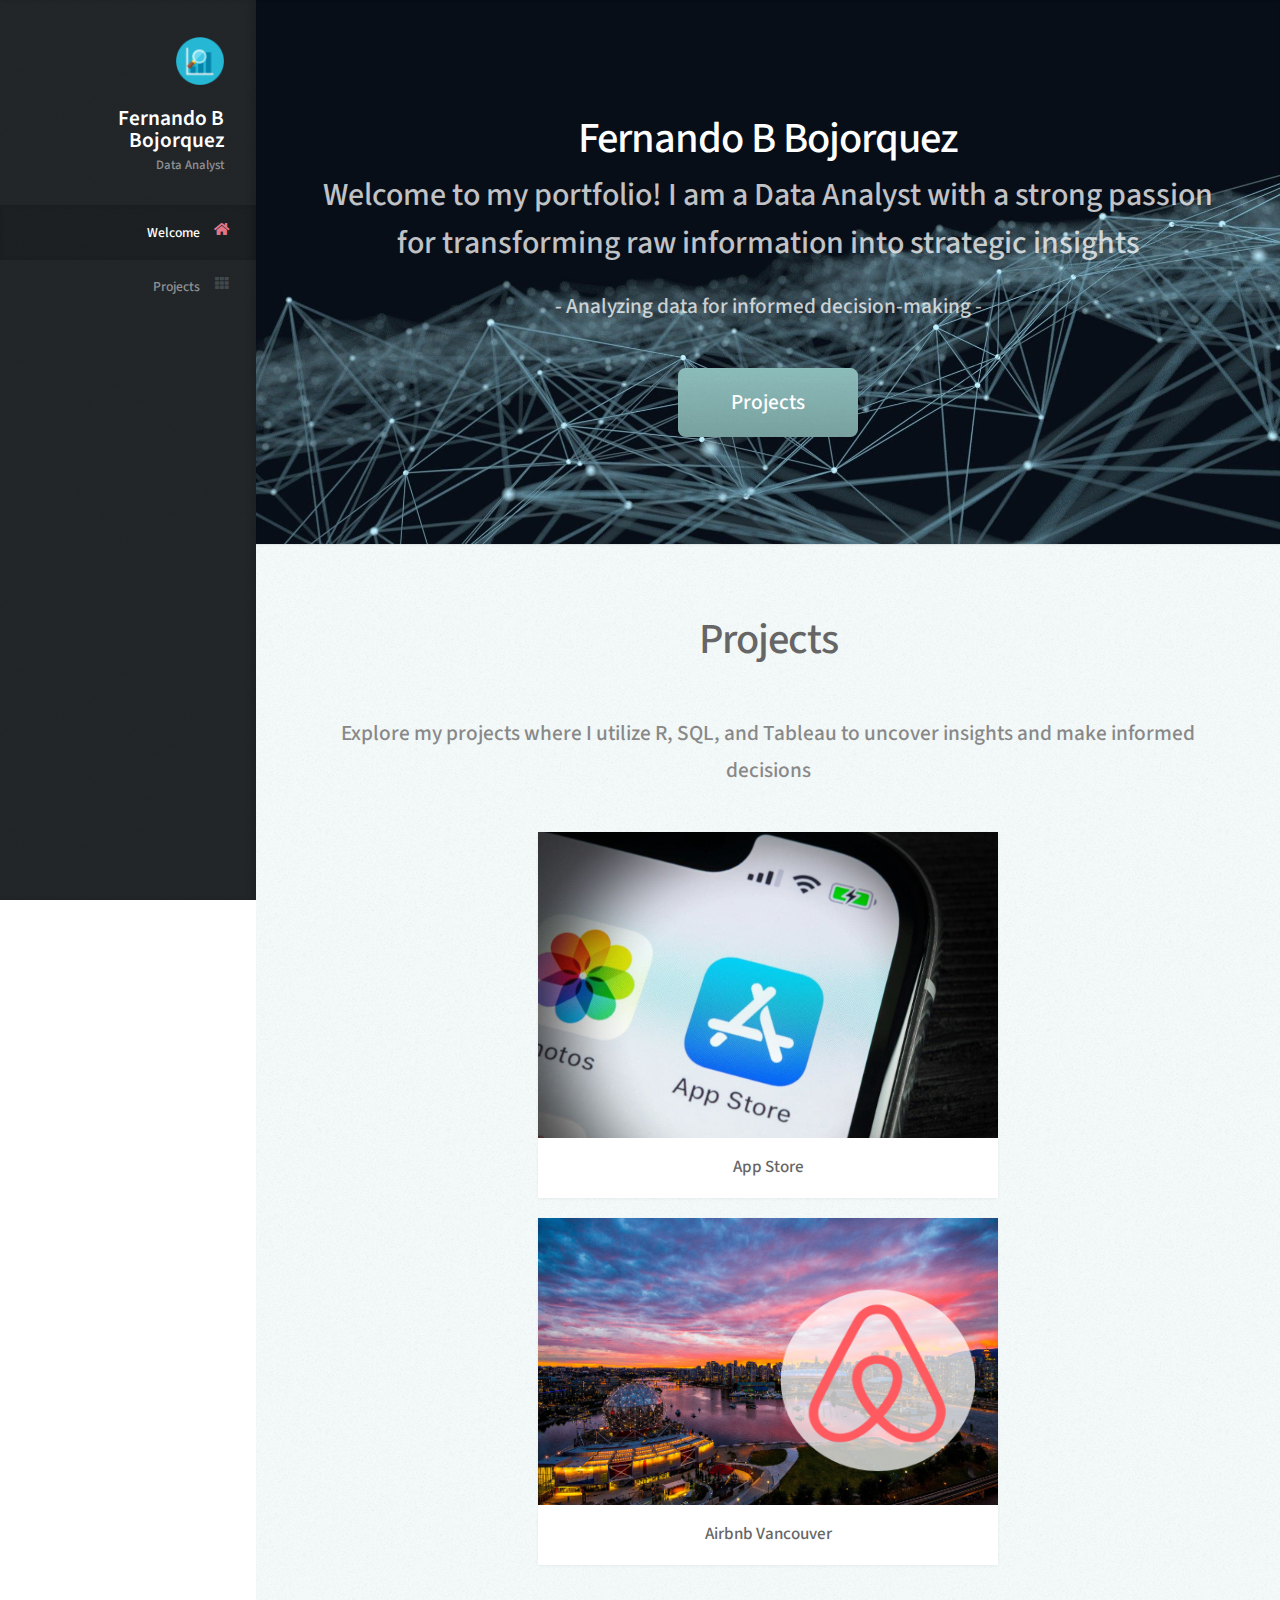
<file: index.html>
<!DOCTYPE HTML>

<html>
	<head>
		<title>Fernando B Bojorquez</title>
		<meta charset="utf-8" />
		<meta name="viewport" content="width=device-width, initial-scale=1, user-scalable=no" />
		<link rel="stylesheet" href="assets/css/main.css" />
	</head>
	<body class="is-preload">

		<!-- Header -->
			<div id="header">

				<div class="top">

					<!-- Logo -->
						<div id="logo">
							<span class="image avatar48"><img src="images/DataIcon.png" alt="" /></span>
							<h1 id="title">Fernando B Bojorquez</h1>
							<p>Data Analyst</p>
						</div>

					<!-- Nav -->
						<nav id="nav">
							<ul>
								<li><a href="#top" id="top-link"><span class="icon solid fa-home">Welcome</span></a></li>
								<li><a href="#portfolio" id="portfolio-link"><span class="icon solid fa-th">Projects</span></a></li>

							</ul>
						</nav>

				</div>

			</div>

		<!-- Main -->
			<div id="main">

				<!-- Intro -->
					<section id="top" class="one dark cover">
						<div class="container">

							<header>
								<h2 class="alt"><strong>Fernando B Bojorquez</strong></h2>
								<h3 class="alt">Welcome to my portfolio! I am a Data Analyst with a strong passion <br />
									for transforming raw information into strategic insights
								
								</h3>
								<p>- Analyzing data for informed decision-making -<br />
								</p>
							</header>

							<footer>
								<a href="#portfolio" class="button scrolly">Projects</a>
							</footer>

						</div>
					</section>

				<!-- Portfolio -->
					<section id="portfolio" class="two">
						<div class="container">

							<header>
								<h2>Projects</h2>
							</header>

							<p>Explore my projects where I utilize R, SQL, and Tableau to uncover insights and make informed decisions</p>

							<div class="row">
								<div class="projectos">
									<article class="item">
										<a href="appstore.html" class="image fit"><img src="images/smallappstore.jpg" alt="" /></a>
										<header>
											<h3>App Store</h3>
										</header>
									</article>
									<article class="item">
										<a href="airbnb.html" class="image fit"><img src="images/airbnbvan.png" alt="" /></a>
										<header>
											<h3>Airbnb Vancouver</h3>
										</header>
									</article>
								</div>

														


							</div>

						</div>
					</section>

		<!-- Scripts -->
			<script src="assets/js/jquery.min.js"></script>
			<script src="assets/js/jquery.scrolly.min.js"></script>
			<script src="assets/js/jquery.scrollex.min.js"></script>
			<script src="assets/js/browser.min.js"></script>
			<script src="assets/js/breakpoints.min.js"></script>
			<script src="assets/js/util.js"></script>
			<script src="assets/js/main.js"></script>

	</body>
</html>
</file>
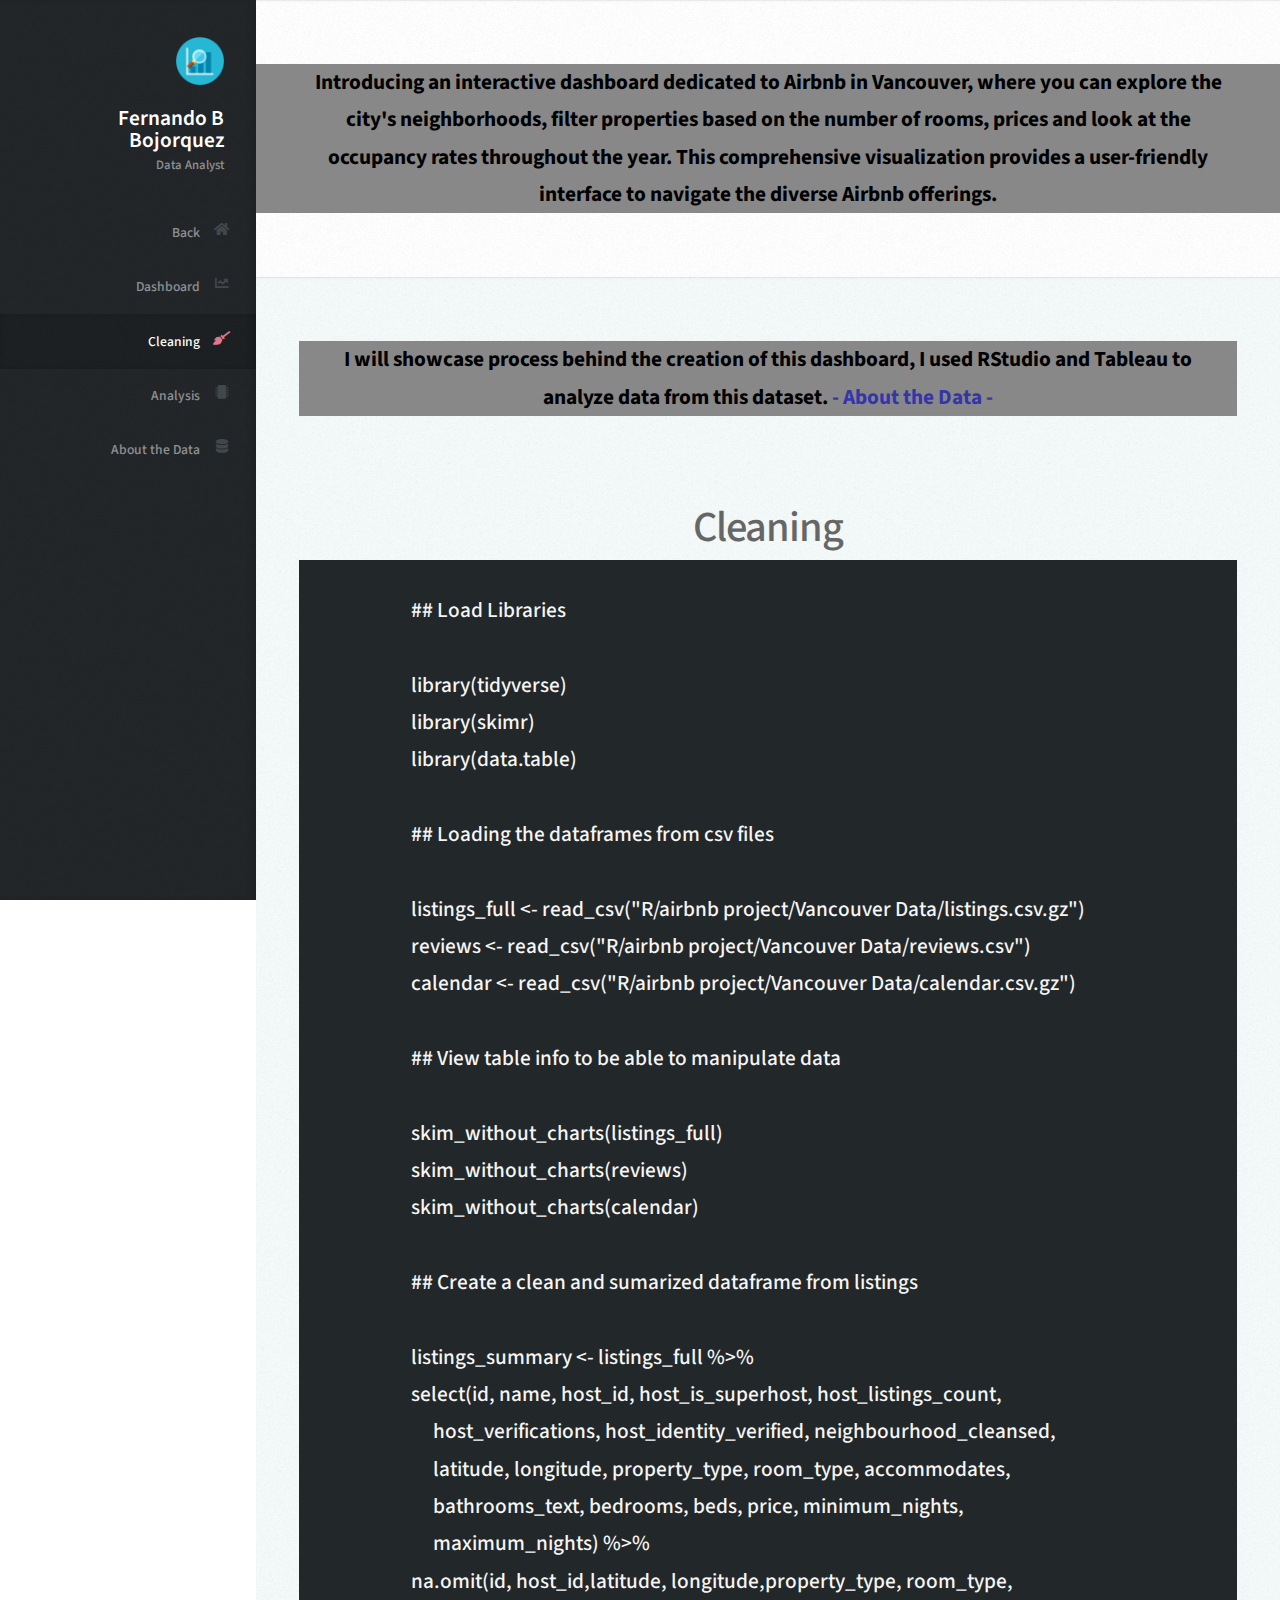
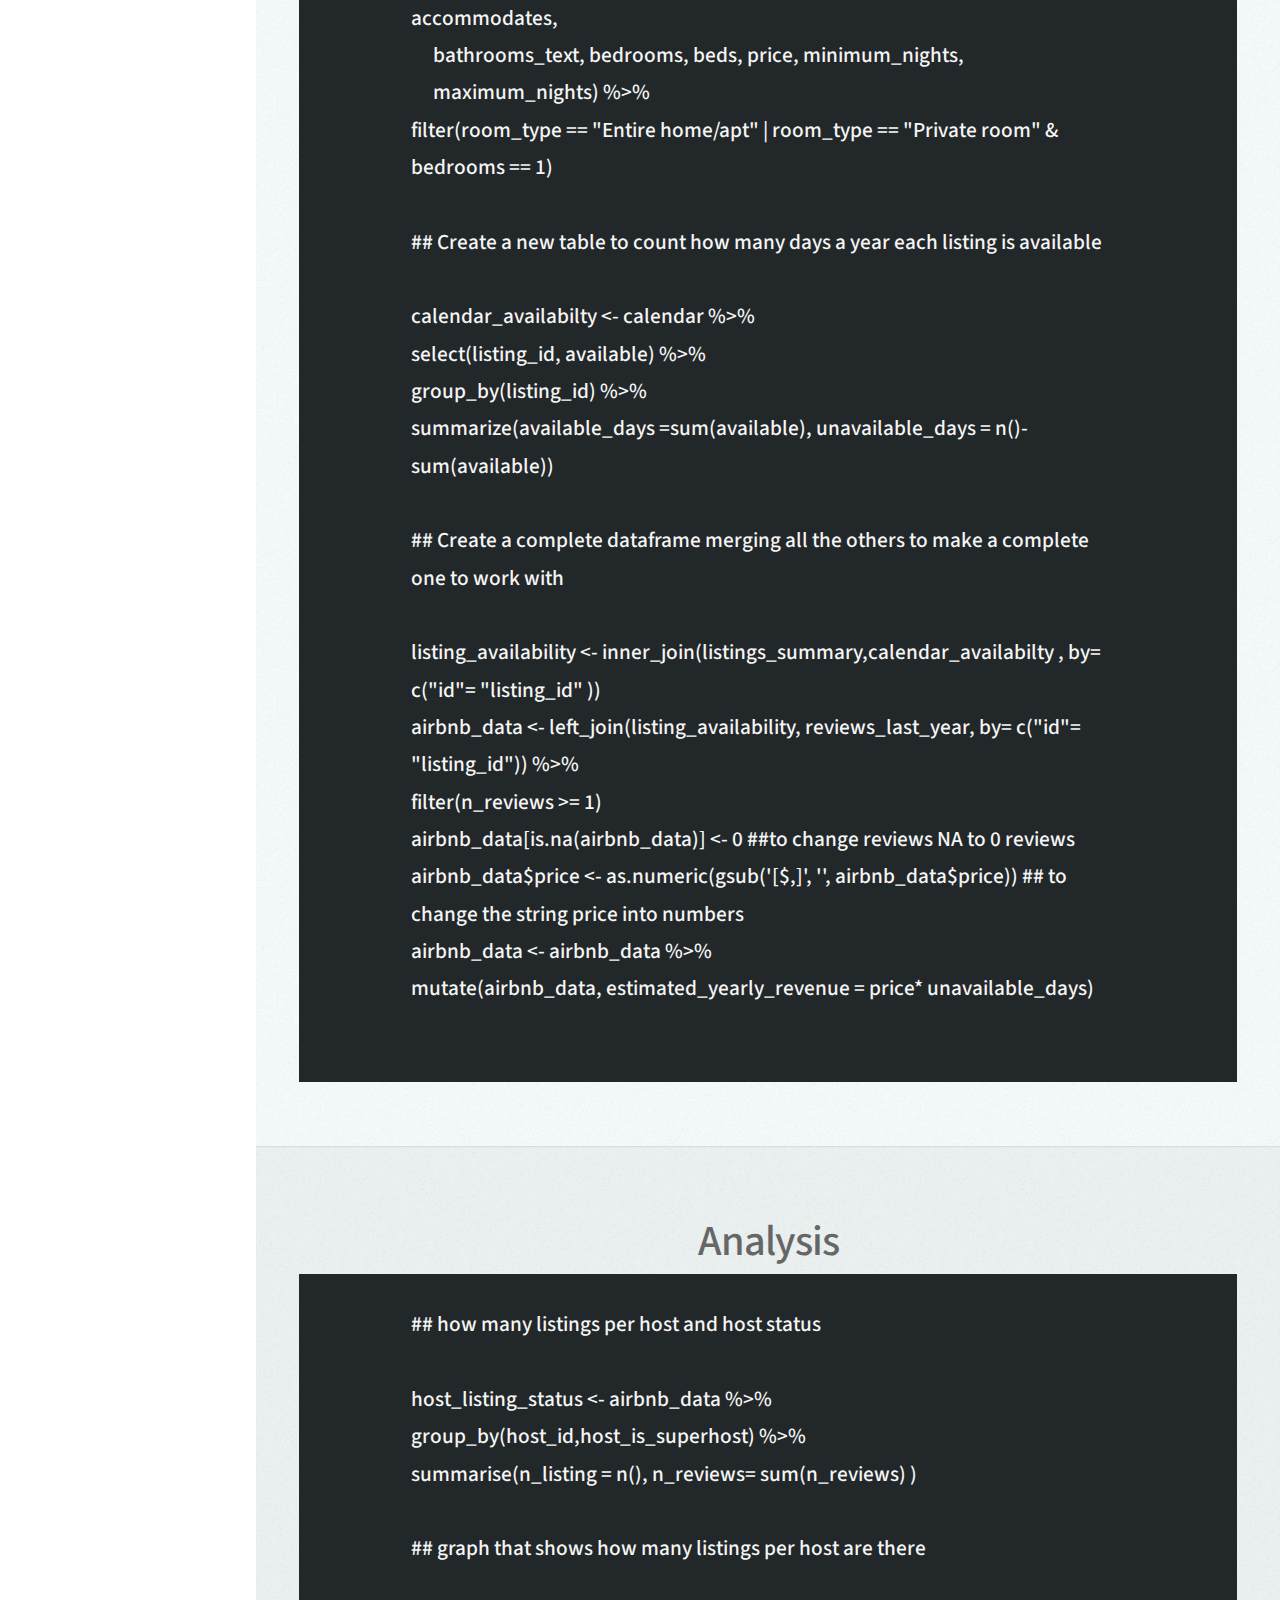
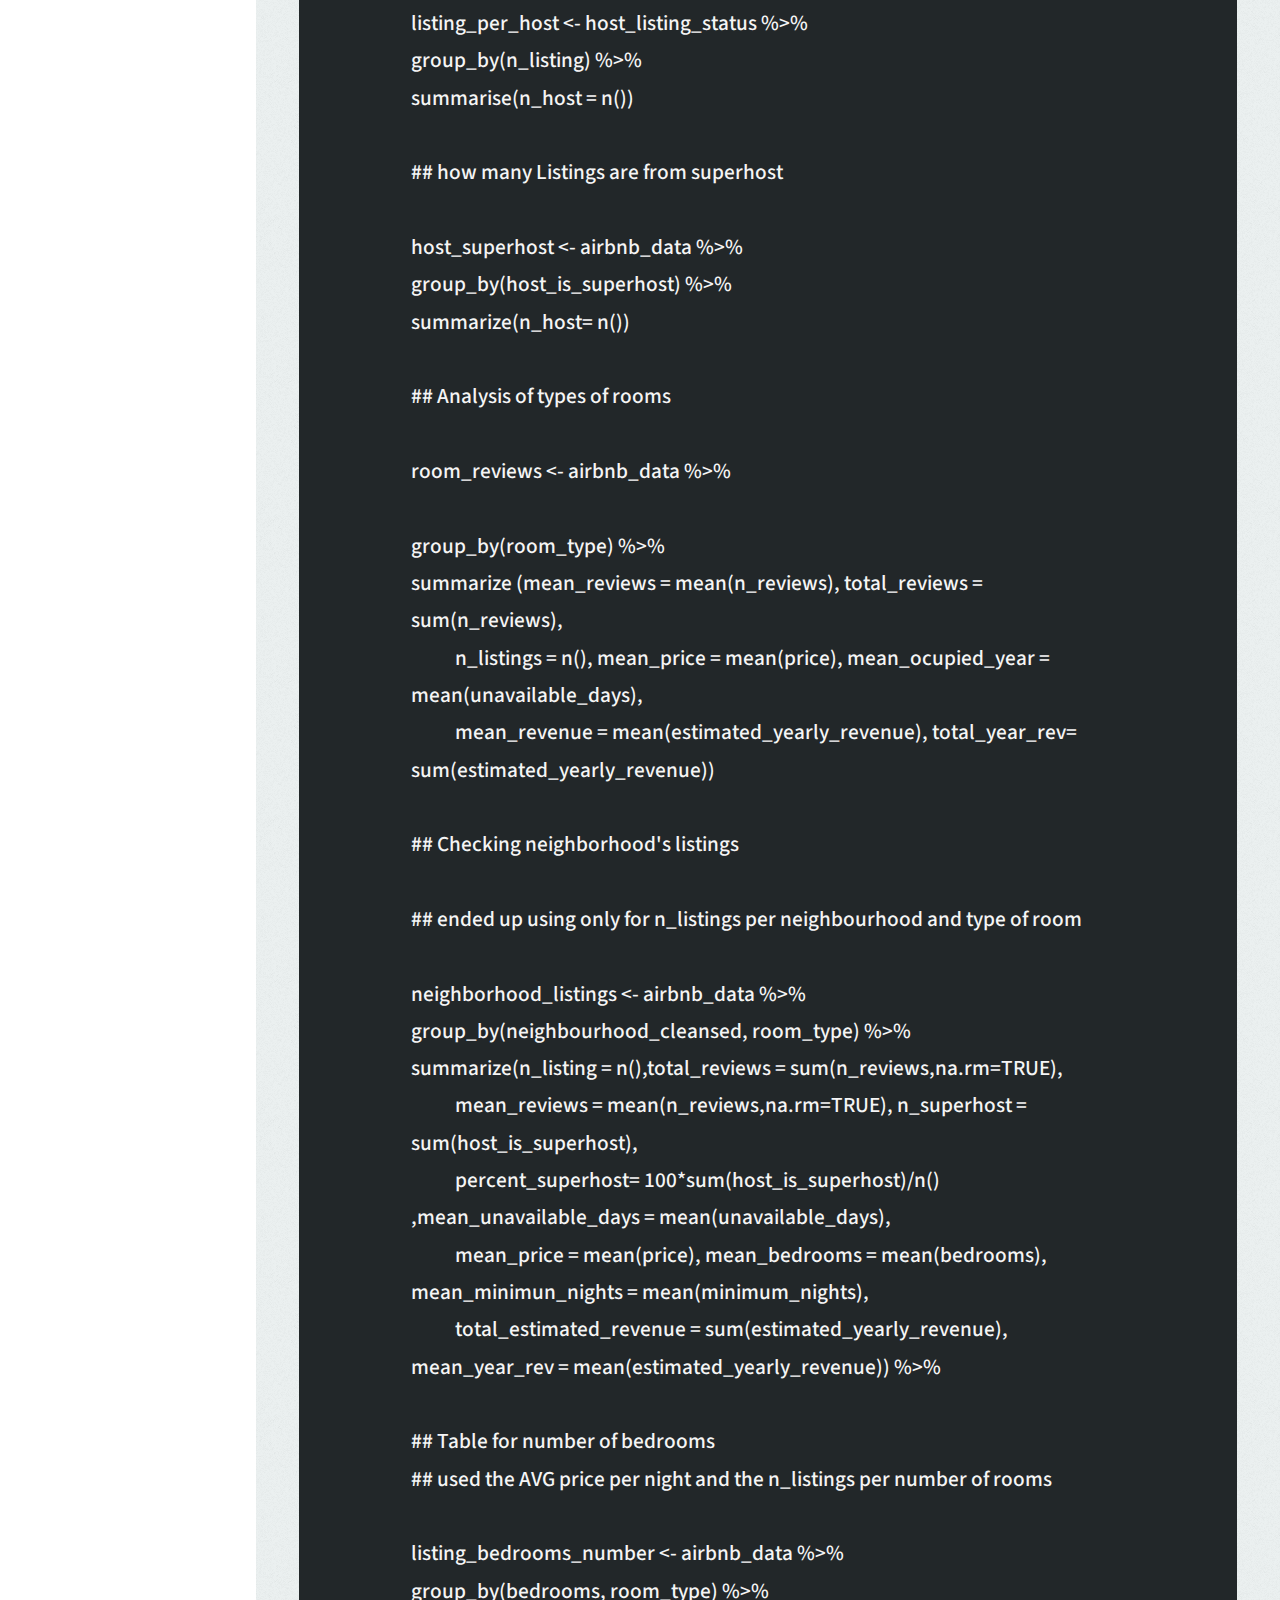
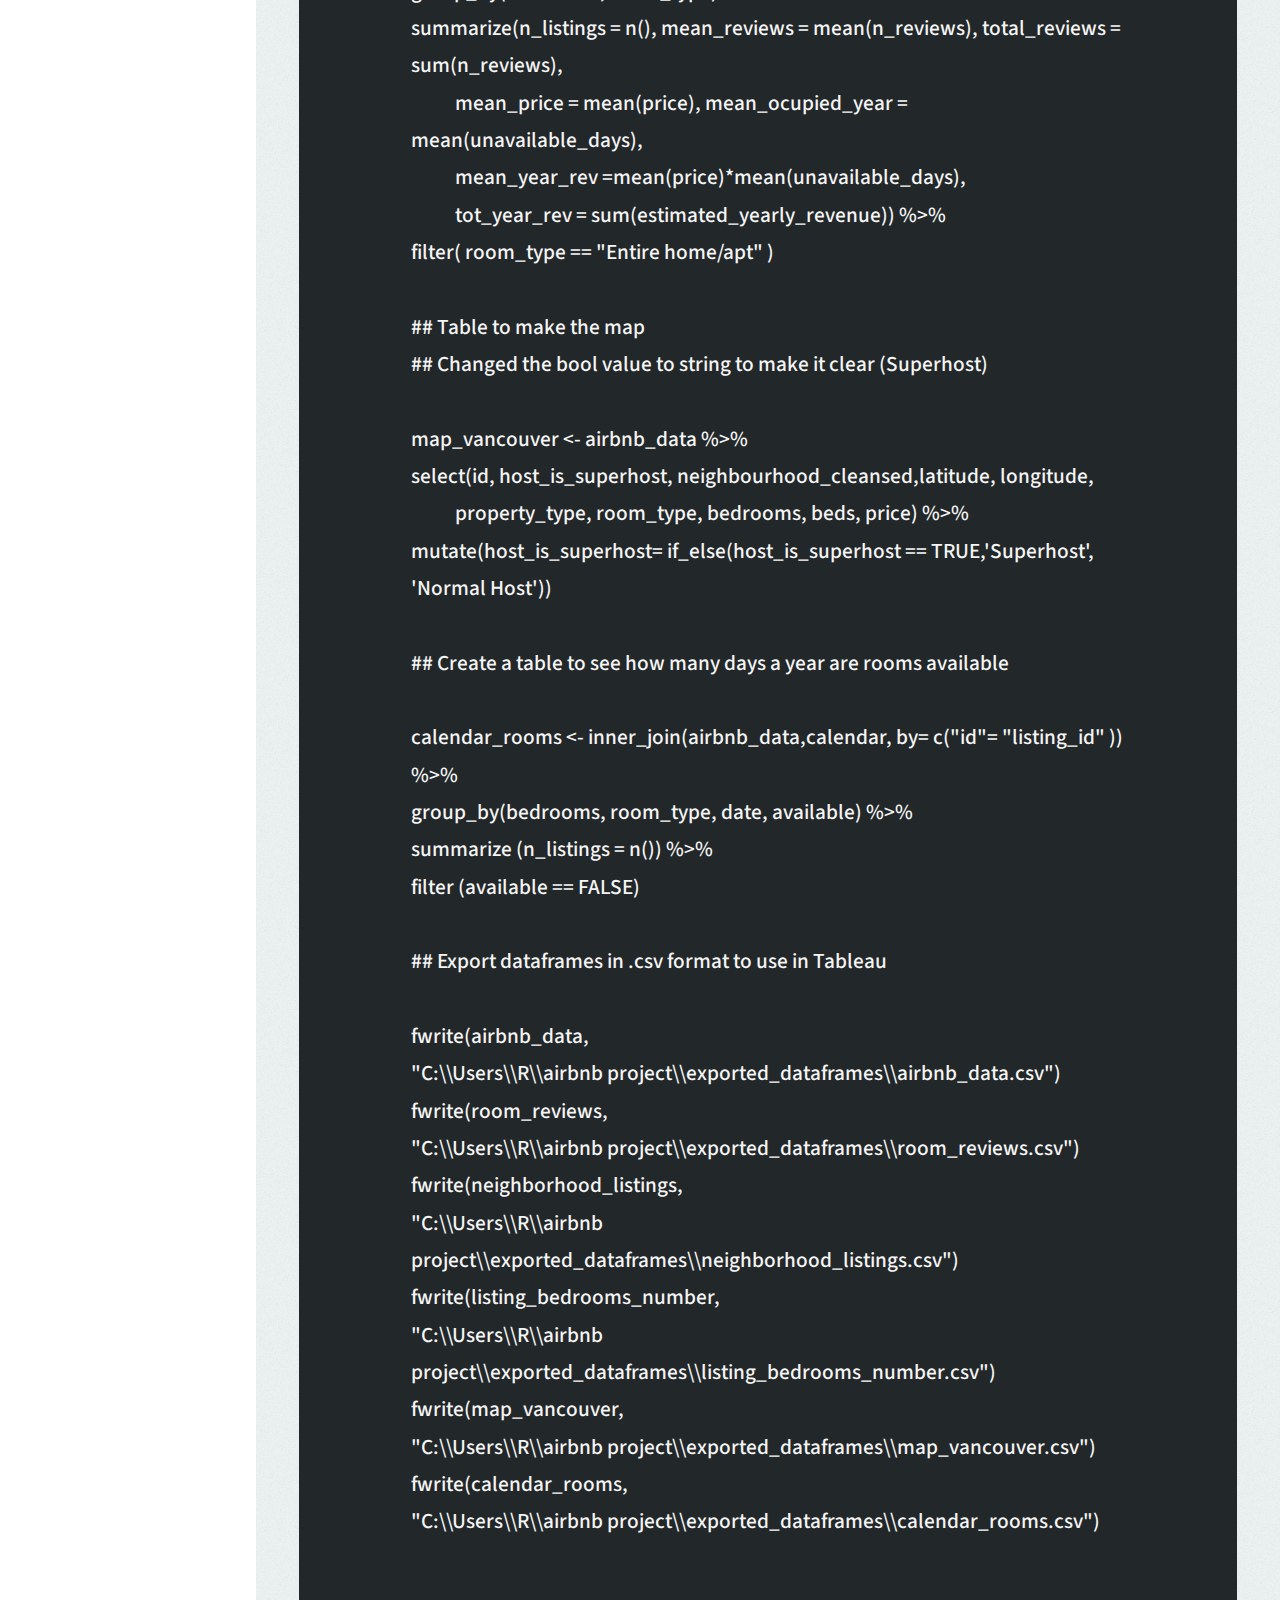
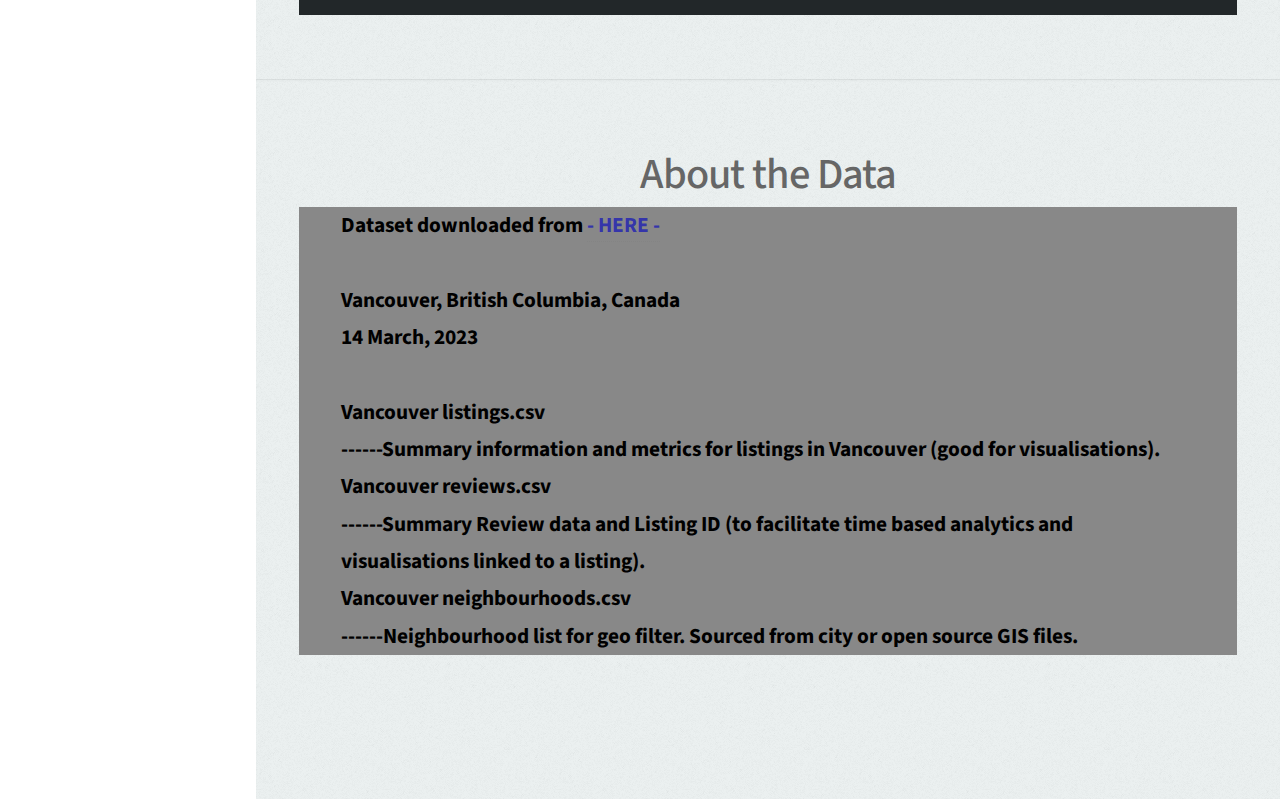
<file: airbnb.html>
<!DOCTYPE HTML>

<html>
	<head>
		<title>Fernando B Bojorquez</title>
		<meta charset="utf-8" />
		<meta name="viewport" content="width=device-width, initial-scale=1, user-scalable=no" />
		<link rel="stylesheet" href="assets/css/main.css" />
	</head>
	<body class="is-preload">

		<!-- Header -->
			<div id="header">

				<div class="top">

					<!-- Logo -->
						<div id="logo">
							<span class="image avatar48"><img src="images/DataIcon.png" alt="" /></span>
							<h1 id="title">Fernando B Bojorquez</h1>
							<p>Data Analyst</p>
						</div>

					<!-- Nav -->
						<nav id="nav">
							<ul>
								<li><a href="index.html" ><span class="icon solid fa-home">Back</span></a></li>
								<li><a href="#top" id="top-link"><span class="icon solid fa-chart-line">Dashboard</span></a></li>
								<li><a href="#portfolio" id="portfolio-link"><span class="icon solid fa-broom">Cleaning</span></a></li>
								<li><a href="#analysis2" id="analysis2-link"><span class="icon solid fa-microchip">Analysis</span></a></li>
								<li><a href="#about" id="about-link"><span class="icon solid fa-database">About the Data</span></a></li>
								

							</ul>
						</nav>

				</div>

			</div>

		<!-- Main -->
			<div id="main">

				<!-- Intro -->
					<section id="top"  >
						<div class="container intro" >
							<p>Introducing an interactive dashboard dedicated to Airbnb in Vancouver, where you can explore the city's neighborhoods, 
								filter properties based on the number of rooms, prices and look at the occupancy rates throughout the year. 
								This comprehensive visualization provides a user-friendly interface to navigate the diverse Airbnb offerings.
							</p>
						</div>
						
						<div  class="container mar0">

							<div class='tableauPlaceholder' id='viz1685504187068' style='position: relative'><noscript><a href='#'><img alt='Dashboard 1 ' 
								src='https:&#47;&#47;public.tableau.com&#47;static&#47;images&#47;Ai&#47;AirbnbNew_16854104167720&#47;Dashboard1&#47;1_rss.png' 
								style='border: none' /></a></noscript><object class='tableauViz'  style='display:none;'>
									<param name='host_url' value='https%3A%2F%2Fpublic.tableau.com%2F' /> <param name='embed_code_version' value='3' /> 
									<param name='site_root' value='' /><param name='name' value='AirbnbNew_16854104167720&#47;Dashboard1' /><param name='tabs' value='no' />
									<param name='toolbar' value='yes' />
									<param name='static_image' value='https:&#47;&#47;public.tableau.com&#47;static&#47;images&#47;Ai&#47;AirbnbNew_16854104167720&#47;Dashboard1&#47;1.png' /> 
									<param name='animate_transition' value='yes' /><param name='display_static_image' value='yes' /><param name='display_spinner' value='yes' />
									<param name='display_overlay' value='yes' /><param name='display_count' value='yes' /><param name='language' value='en-US' /></object></div>
									
									<script type='text/javascript'>                    
									var divElement = document.getElementById('viz1685504187068');                    
									var vizElement = divElement.getElementsByTagName('object')[0];                    
									if ( divElement.offsetWidth > 800 ) { vizElement.style.width='1500px';vizElement.style.height='1227px';} else if ( divElement.offsetWidth > 500 )
									 { vizElement.style.width='1500px';vizElement.style.height='1227px';} else { vizElement.style.width='100%';vizElement.style.height='2027px';}                     
									 var scriptElement = document.createElement('script');                    scriptElement.src = 'https://public.tableau.com/javascripts/api/viz_v1.js';
									vizElement.parentNode.insertBefore(scriptElement, vizElement);                
									</script>

						</div>
						
					</section>

				<!-- Portfolio -->
					<section id="portfolio" class="two">
						<div class="container">
							<div class="container intro" >
								<p>I will showcase process behind the creation of this dashboard, I used RStudio and Tableau to analyze
									data from this dataset.  <a href="#about" class="blue">  - About the Data -</a>
						
								</p>
							</div>
								<h2>Cleaning</h2>
							<div>								
								<div class="code">
									<p>
										## Load Libraries <br /><br />
										library(tidyverse)<br />
										library(skimr)<br />
										library(data.table)<br /><br />

										## Loading the dataframes from csv files<br /><br />
										listings_full <-  read_csv("R/airbnb project/Vancouver Data/listings.csv.gz")<br />

										reviews <-  read_csv("R/airbnb project/Vancouver Data/reviews.csv")<br />

										calendar <-  read_csv("R/airbnb project/Vancouver Data/calendar.csv.gz")<br /><br />

										## View table info to be able to manipulate data<br /><br />
										skim_without_charts(listings_full)<br />
										skim_without_charts(reviews)<br />
										skim_without_charts(calendar)<br /><br />

										## Create a clean and sumarized dataframe from listings<br /><br />
										listings_summary <- listings_full %>% <br />
										select(id, name, host_id, host_is_superhost, host_listings_count, <br />
										&ensp;&ensp;host_verifications, host_identity_verified, neighbourhood_cleansed,<br />
										&ensp;&ensp;latitude, longitude, property_type, room_type, accommodates,<br />
										&ensp;&ensp;bathrooms_text, bedrooms, beds, price, minimum_nights,<br />
										&ensp;&ensp;maximum_nights) %>% <br />
										na.omit(id, host_id,latitude, longitude,property_type, room_type, accommodates,<br />
										&ensp;&ensp;bathrooms_text, bedrooms, beds, price, minimum_nights,<br />
										&ensp;&ensp;maximum_nights) %>% <br />
										filter(room_type == "Entire home/apt" | room_type == "Private room" & bedrooms == 1)<br /><br />
										

										## Create a new table to count how many days a year each listing is available<br /><br />
										calendar_availabilty <- calendar %>%<br />
										select(listing_id, available) %>%<br />
										group_by(listing_id) %>% <br />
										summarize(available_days =sum(available), unavailable_days = n()-sum(available))<br /><br />



										## Create a complete dataframe merging all the others to make a complete one to work with<br /><br />

										listing_availability <- inner_join(listings_summary,calendar_availabilty , by= c("id"= "listing_id" ))<br />

										airbnb_data <- left_join(listing_availability, reviews_last_year, by= c("id"= "listing_id")) %>% <br />
										filter(n_reviews >= 1)<br />

										airbnb_data[is.na(airbnb_data)] <- 0  ##to change reviews NA to 0 reviews<br />
										airbnb_data$price <- as.numeric(gsub('[$,]', '', airbnb_data$price))  ## to change the string price into numbers<br />
										airbnb_data <- airbnb_data %>% <br />
										mutate(airbnb_data, estimated_yearly_revenue = price* unavailable_days)<br />
										
									</p>
								</div>

							</div>
						

														
						

						</div>
					</section>

				<!-- About Me -->

			
					<section id="analysis2" class="three">
						<div class="container">
							
							<h2>Analysis</h2>
													
							<div class="code">
								<p>
																		
									## how many listings per host and host status<br /><br />
									host_listing_status <- airbnb_data %>%<br />
									group_by(host_id,host_is_superhost) %>% <br />
									summarise(n_listing = n(), n_reviews= sum(n_reviews) )<br /><br />
									

									## graph that shows how many listings per host are there<br /><br />
									listing_per_host <- host_listing_status %>% <br />
									group_by(n_listing) %>% <br />
									summarise(n_host = n())<br /><br />

									## how many  Listings are from superhost<br /><br />
									host_superhost <- airbnb_data %>% <br />
									group_by(host_is_superhost) %>% <br />
									summarize(n_host= n())<br /><br />

									## Analysis of types of rooms<br /><br />

									room_reviews <- airbnb_data %>%<br /><br />
									group_by(room_type)  %>% <br />
									summarize (mean_reviews = mean(n_reviews), total_reviews = sum(n_reviews),<br />
									&ensp;&ensp;&ensp;&ensp;n_listings = n(), mean_price = mean(price), mean_ocupied_year = mean(unavailable_days),<br />
									&ensp;&ensp;&ensp;&ensp;mean_revenue = mean(estimated_yearly_revenue), total_year_rev= sum(estimated_yearly_revenue))<br /><br />


									## Checking neighborhood's listings<br /><br />
									## ended up using only for n_listings per neighbourhood and type of room<br /><br />
									neighborhood_listings <- airbnb_data %>%<br />
									group_by(neighbourhood_cleansed, room_type) %>% <br />
									summarize(n_listing = n(),total_reviews = sum(n_reviews,na.rm=TRUE),<br />
									&ensp;&ensp;&ensp;&ensp;mean_reviews = mean(n_reviews,na.rm=TRUE), n_superhost = sum(host_is_superhost),<br />
									&ensp;&ensp;&ensp;&ensp;percent_superhost= 100*sum(host_is_superhost)/n() ,mean_unavailable_days = mean(unavailable_days),<br />
									&ensp;&ensp;&ensp;&ensp;mean_price = mean(price), mean_bedrooms = mean(bedrooms), mean_minimun_nights = mean(minimum_nights),<br />
									&ensp;&ensp;&ensp;&ensp;total_estimated_revenue = sum(estimated_yearly_revenue), mean_year_rev = mean(estimated_yearly_revenue)) %>% <br /><br />



									## Table for number of bedrooms<br />
									## used the AVG price per night and the n_listings per number of rooms<br /><br />
									listing_bedrooms_number <- airbnb_data %>% <br />
									group_by(bedrooms, room_type) %>% <br />
									summarize(n_listings = n(), mean_reviews = mean(n_reviews), total_reviews = sum(n_reviews),<br />
									&ensp;&ensp;&ensp;&ensp;mean_price = mean(price), mean_ocupied_year = mean(unavailable_days),<br />
									&ensp;&ensp;&ensp;&ensp;mean_year_rev =mean(price)*mean(unavailable_days),<br />
									&ensp;&ensp;&ensp;&ensp;tot_year_rev = sum(estimated_yearly_revenue)) %>% <br />
									filter( room_type == "Entire home/apt" )<br /><br />


									## Table to make the map<br />
									## Changed the bool value to string to make it clear (Superhost)<br /><br />
									map_vancouver <- airbnb_data %>%<br />
									select(id, host_is_superhost, neighbourhood_cleansed,latitude, longitude,<br />
									&ensp;&ensp;&ensp;&ensp;property_type, room_type, bedrooms, beds, price) %>%<br />
									mutate(host_is_superhost= if_else(host_is_superhost == TRUE,'Superhost', 'Normal Host'))<br /><br />


									## Create a table to see how many days a year are rooms available<br /><br />
									calendar_rooms <- inner_join(airbnb_data,calendar, by= c("id"= "listing_id" )) %>%<br />
									group_by(bedrooms, room_type, date, available) %>% <br />
									summarize (n_listings = n()) %>% <br />
									filter (available == FALSE)<br /><br />

									## Export dataframes in .csv format to use in Tableau<br /><br />

									fwrite(airbnb_data, <br />
										"C:\\Users\\R\\airbnb project\\exported_dataframes\\airbnb_data.csv")<br />

									fwrite(room_reviews, <br />
										"C:\\Users\\R\\airbnb project\\exported_dataframes\\room_reviews.csv")<br />

									fwrite(neighborhood_listings, <br />
										"C:\\Users\\R\\airbnb project\\exported_dataframes\\neighborhood_listings.csv")<br />

									fwrite(listing_bedrooms_number, <br />
										"C:\\Users\\R\\airbnb project\\exported_dataframes\\listing_bedrooms_number.csv")<br />

									fwrite(map_vancouver, <br />
										"C:\\Users\\R\\airbnb project\\exported_dataframes\\map_vancouver.csv")<br />

									fwrite(calendar_rooms, <br />
										"C:\\Users\\R\\airbnb project\\exported_dataframes\\calendar_rooms.csv")<br />

								

								</p>
							</div>


						</div>
								
							
						
					</section>

	

				<!-- Contact -->
			 
				<section id="about" class="three">
					<div class="container">
						
						<h2>About the Data</h2>
												
						<div class="container intro lefty" >
							<p>
							Dataset downloaded from 
<a href="http://insideairbnb.com/get-the-data" class="blue"> - HERE - </a><br /><br />

Vancouver, British Columbia, Canada<br />
14 March, 2023 <br /><br />

Vancouver	listings.csv	<br />
------Summary information and metrics for listings in Vancouver (good for visualisations).<br />
Vancouver	reviews.csv	   <br /> 
------Summary Review data and Listing ID (to facilitate time based analytics and visualisations linked to a listing).<br />
Vancouver	neighbourhoods.csv	<br />
------Neighbourhood list for geo filter. Sourced from city or open source GIS files.<br />


							</p>
						</div>
					</div>
							
						
					
				</section>
			</div>

		


		<!-- Scripts -->
			<script src="assets/js/jquery.min.js"></script>
			<script src="assets/js/jquery.scrolly.min.js"></script>
			<script src="assets/js/jquery.scrollex.min.js"></script>
			<script src="assets/js/browser.min.js"></script>
			<script src="assets/js/breakpoints.min.js"></script>
			<script src="assets/js/util.js"></script>
			<script src="assets/js/main.js"></script>

	</body>
</html>
</file>
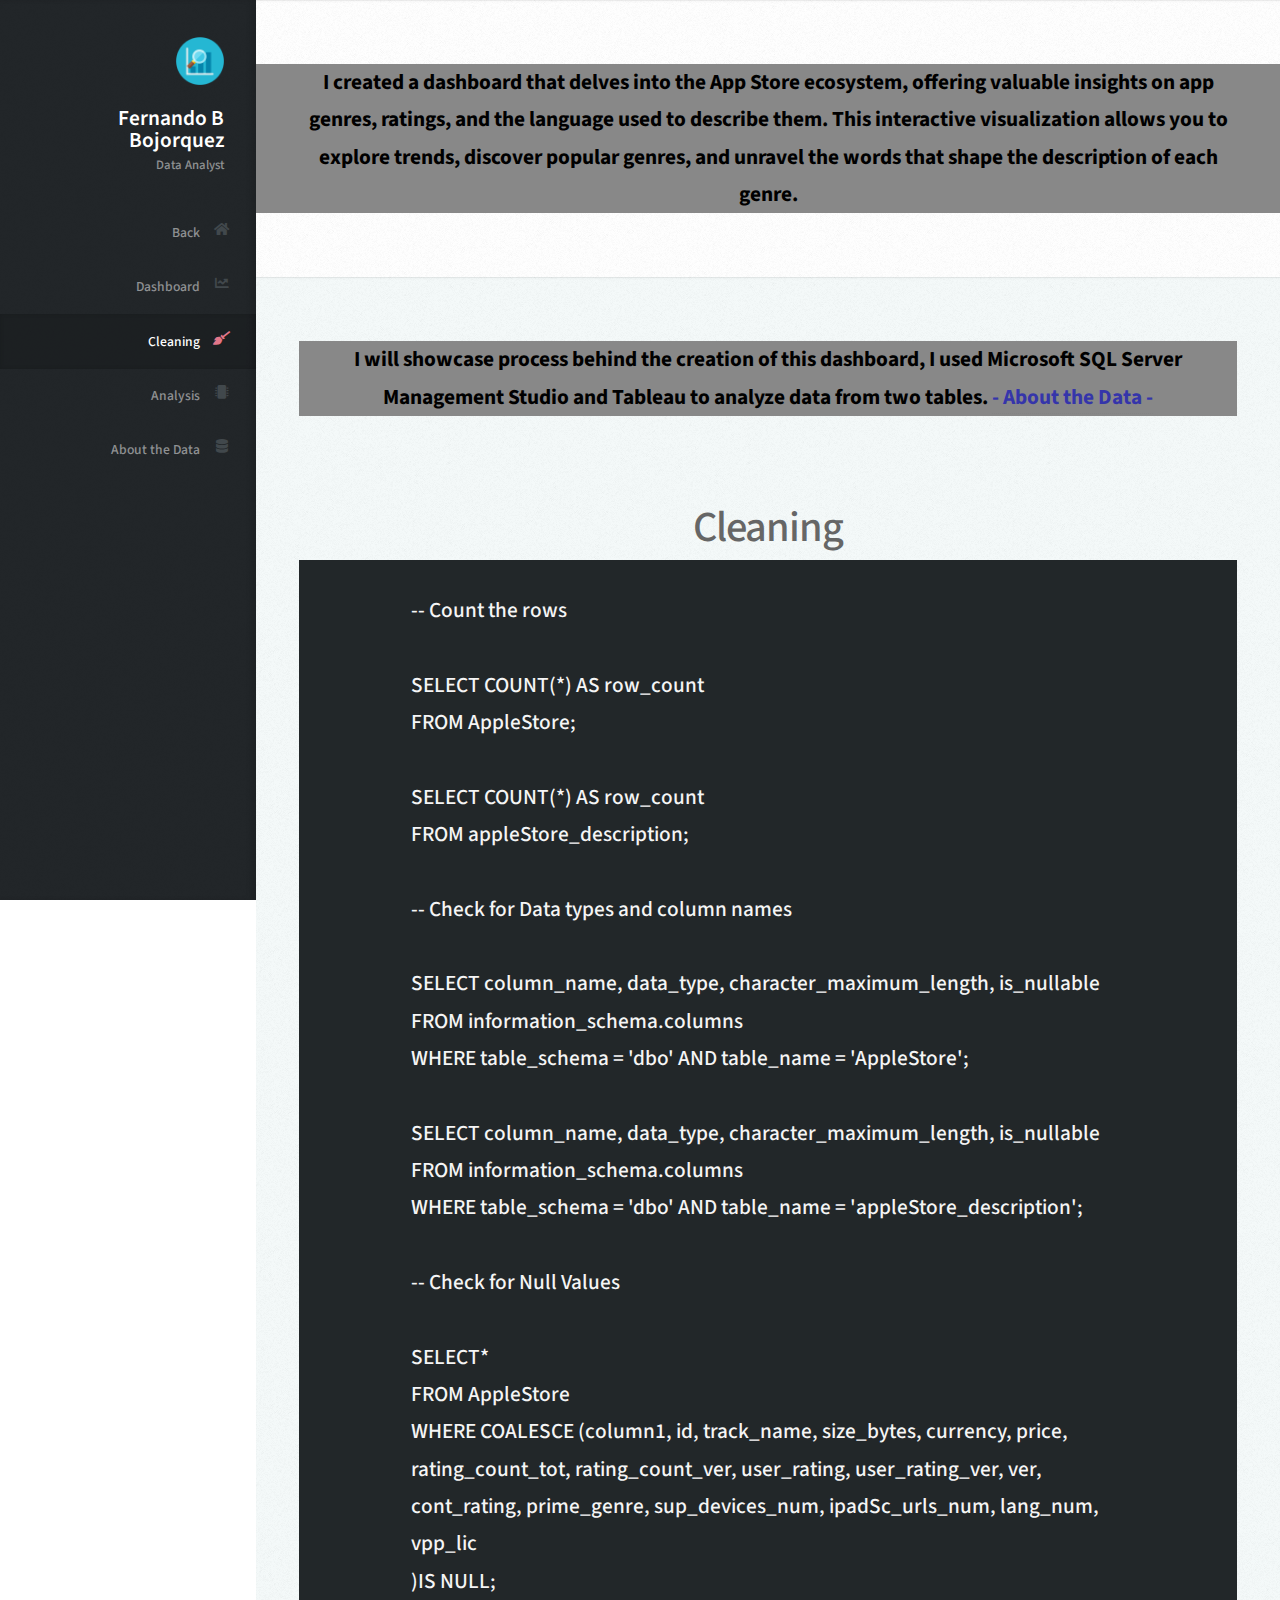
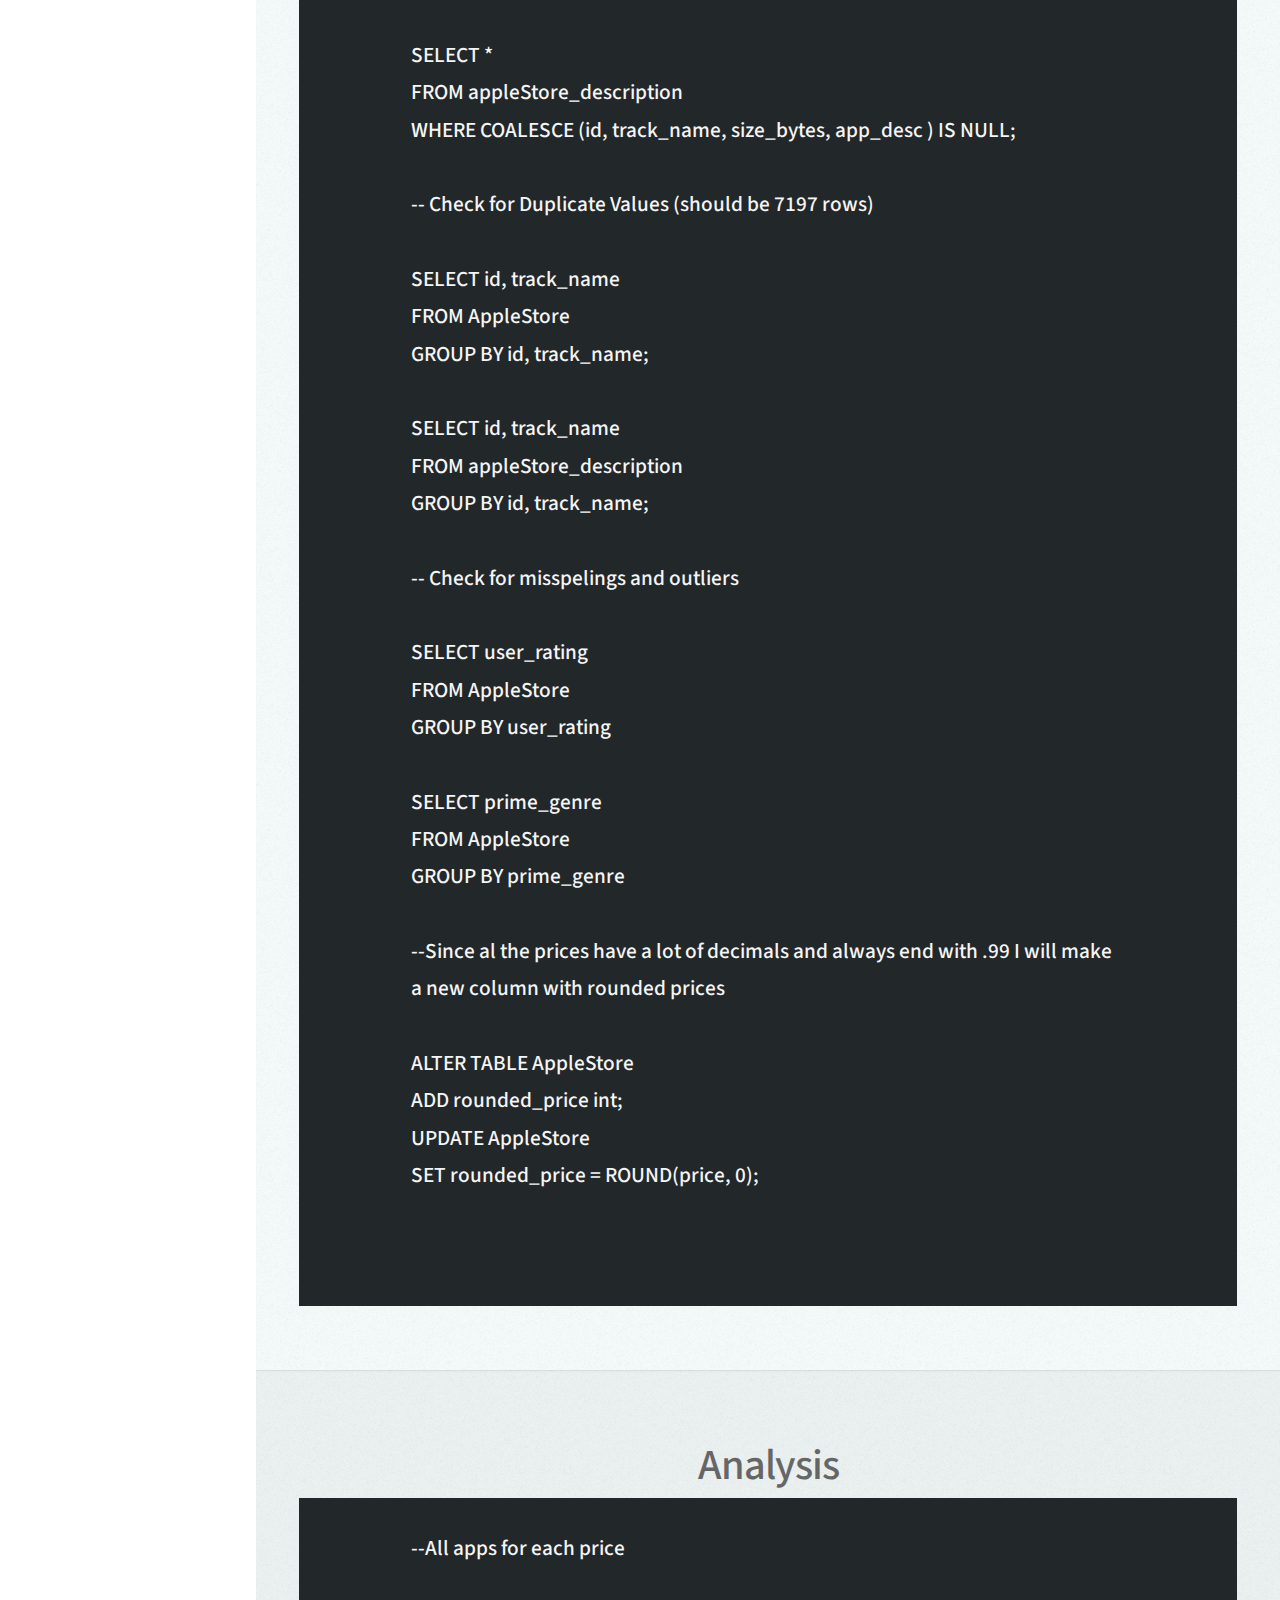
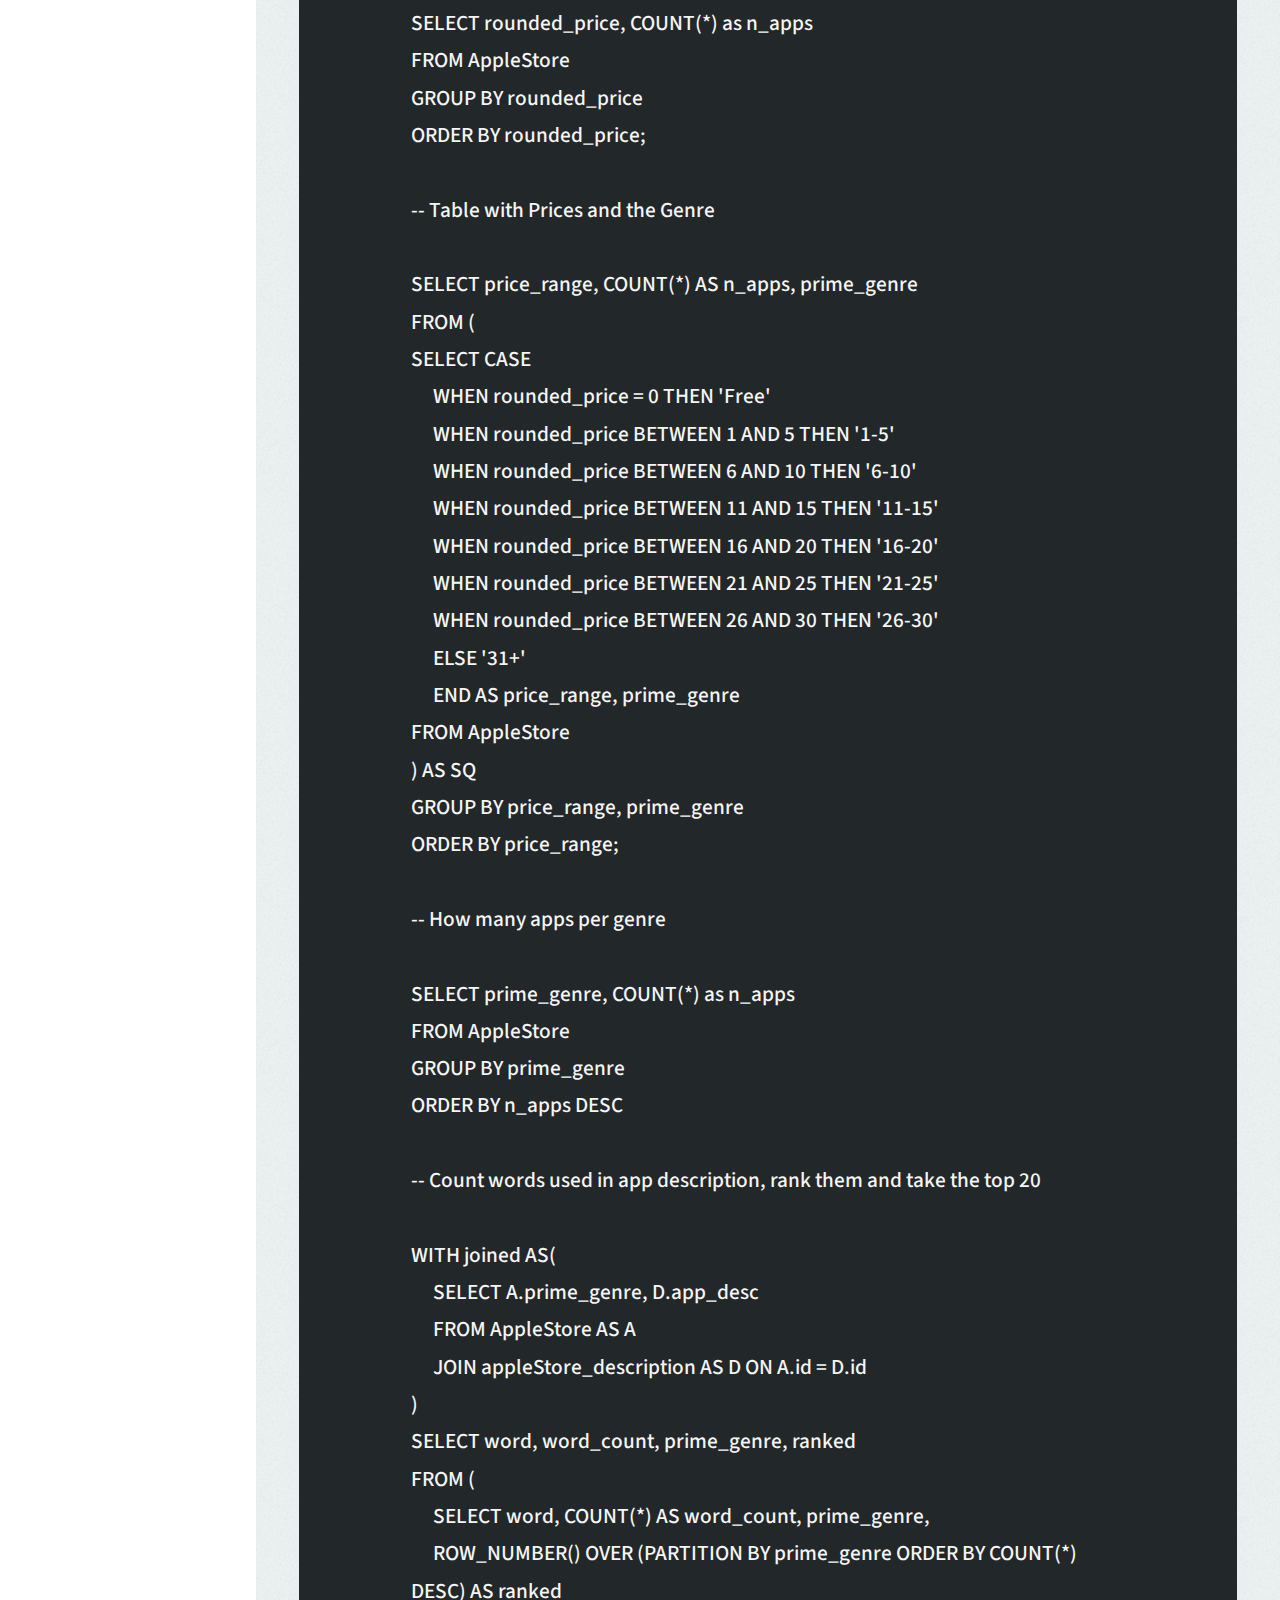
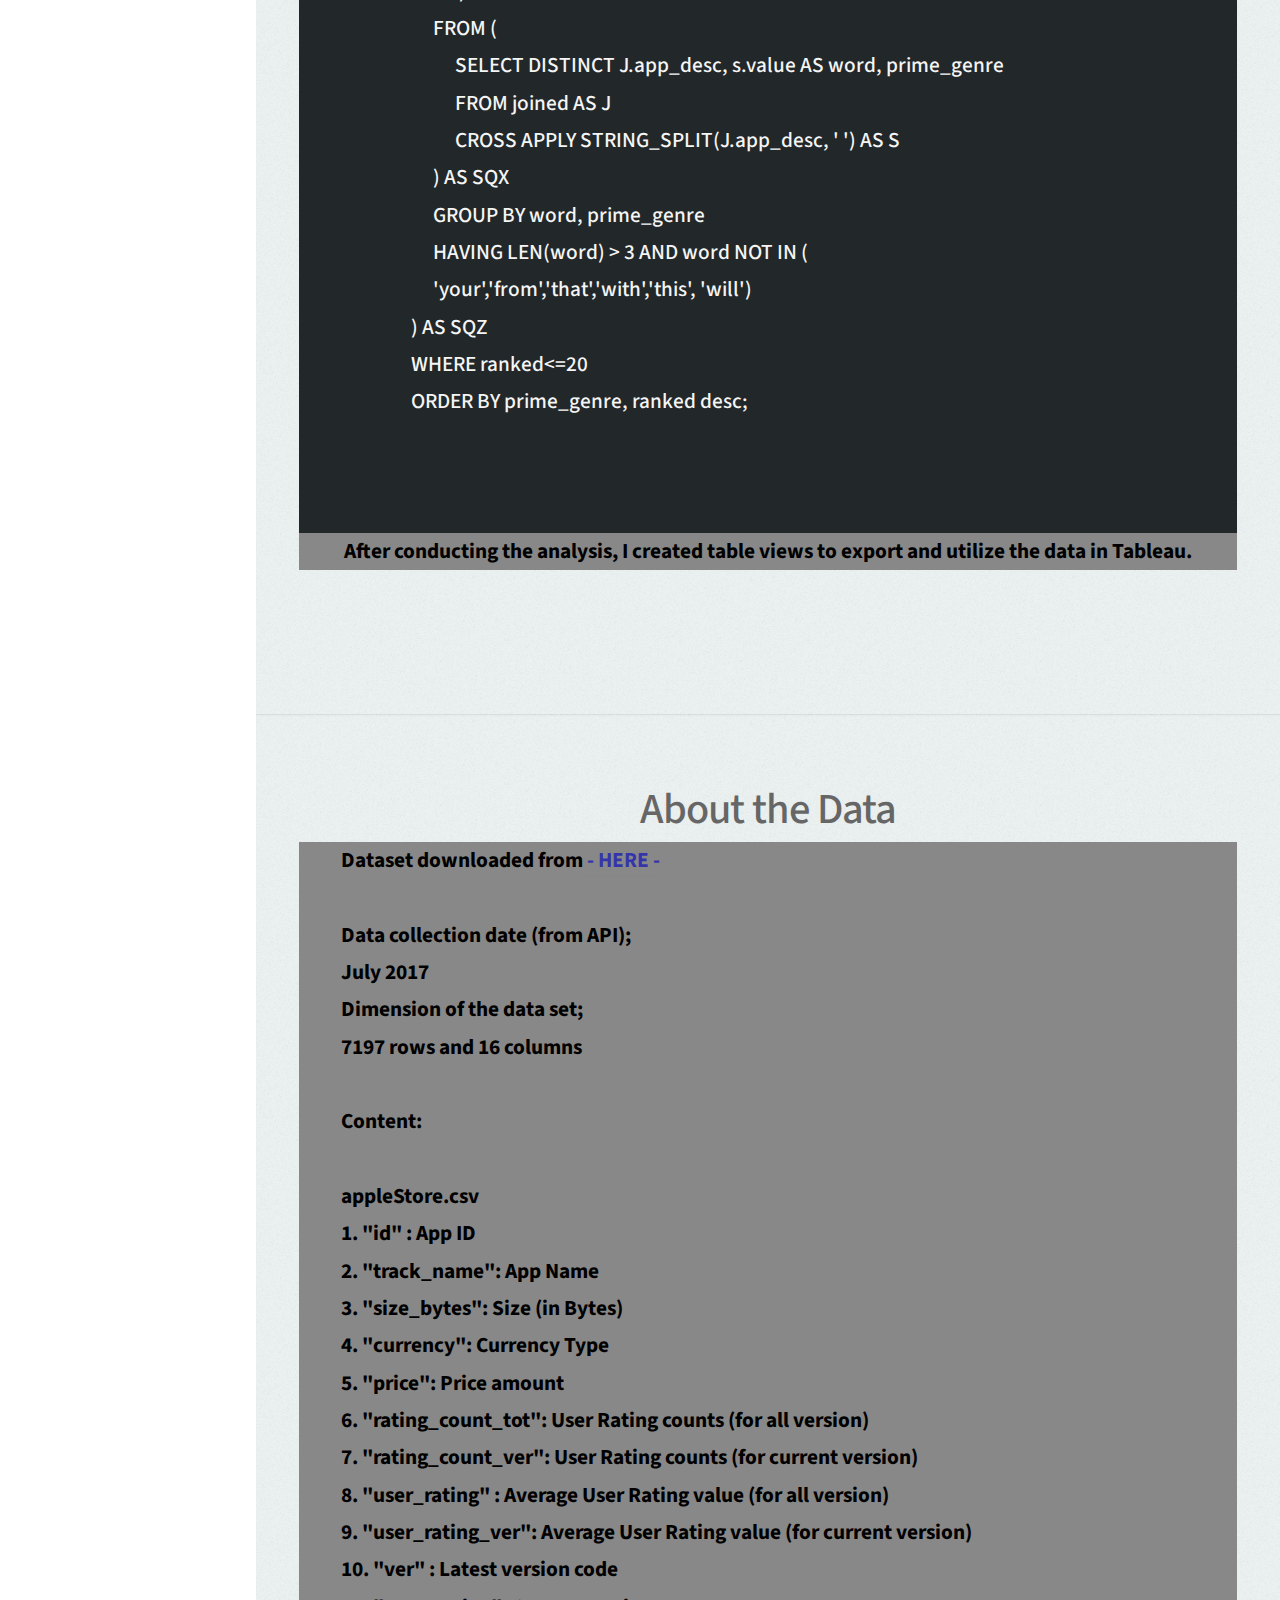
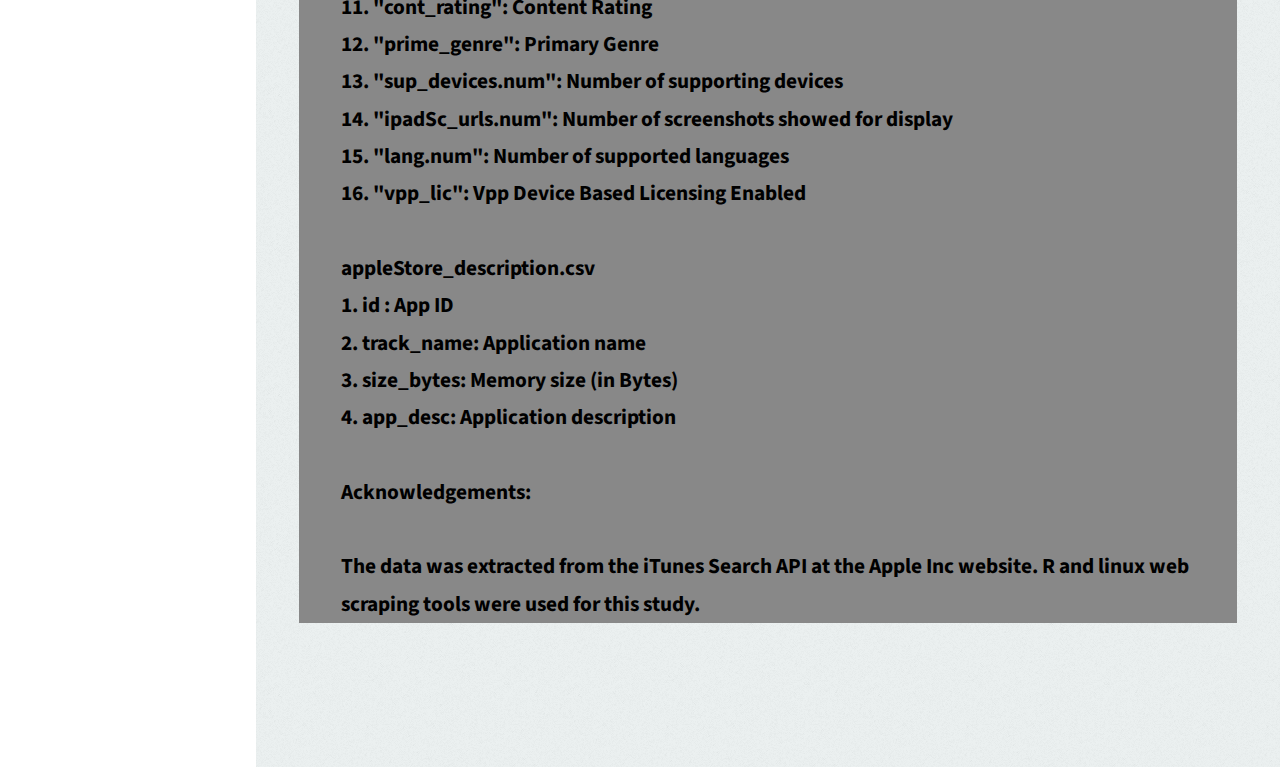
<file: appstore.html>
<!DOCTYPE HTML>

<html>
	<head>
		<title>Fernando B Bojorquez</title>
		<meta charset="utf-8" />
		<meta name="viewport" content="width=device-width, initial-scale=1, user-scalable=no" />
		<link rel="stylesheet" href="assets/css/main.css" />
	</head>
	<body class="is-preload">

		<!-- Header -->
			<div id="header">

				<div class="top">

					<!-- Logo -->
						<div id="logo">
							<span class="image avatar48"><img src="images/DataIcon.png" alt="" /></span>
							<h1 id="title">Fernando B Bojorquez</h1>
							<p>Data Analyst</p>
						</div>

					<!-- Nav -->
						<nav id="nav">
							<ul>
								<li><a href="index.html" ><span class="icon solid fa-home">Back</span></a></li>
								<li><a href="#top" id="top-link"><span class="icon solid fa-chart-line">Dashboard</span></a></li>
								<li><a href="#portfolio" id="portfolio-link"><span class="icon solid fa-broom">Cleaning</span></a></li>
								<li><a href="#analysis2" id="analysis2-link"><span class="icon solid fa-microchip">Analysis</span></a></li>
								<li><a href="#about" id="about-link"><span class="icon solid fa-database">About the Data</span></a></li>
						

							</ul>
						</nav>

				</div>

			</div>

		<!-- Main -->
			<div id="main">

				<!-- Intro -->
					<section id="top"  >
						<div class="container intro" >
							<p>I created a dashboard that delves into the App Store ecosystem, offering valuable insights on app genres, 
								ratings, and the language used to describe them. This interactive visualization 
								allows you to explore trends, discover popular genres, and unravel the words that shape the description of each genre.
							</p>
						</div>
						
						<div  class="container mar0">

							<div class='tableauPlaceholder' id='viz1685485143077' style='position: relative'><noscript><a href='#'><img alt='AppleStore ' 
								src='https:&#47;&#47;public.tableau.com&#47;static&#47;images&#47;Ap&#47;AppleStore_16850769618590&#47;AppleStore&#47;1_rss.png' 
								style='border: none' /></a></noscript><object class='tableauViz'  style='display:none;'><param name='host_url' 
									value='https%3A%2F%2Fpublic.tableau.com%2F' /> <param name='embed_code_version' value='3' /> 
									<param name='site_root' value='' /><param name='name' value='AppleStore_16850769618590&#47;AppleStore' />
									<param name='tabs' value='no' /><param name='toolbar' value='yes' />
									<param name='static_image' 
									value='https:&#47;&#47;public.tableau.com&#47;static&#47;images&#47;Ap&#47;AppleStore_16850769618590&#47;AppleStore&#47;1.png' /> 
									<param name='animate_transition' value='yes' /><param name='display_static_image' value='yes' /><param name='display_spinner' value='yes' />
									<param name='display_overlay' value='yes' /><param name='display_count' value='yes' /><param name='language' value='en-US' /></object>
							</div>                
							<script type='text/javascript'>                    
							var divElement = document.getElementById('viz1685485143077');                    
							var vizElement = divElement.getElementsByTagName('object')[0];                    
							if ( divElement.offsetWidth > 800 ) { vizElement.style.width='1600px';vizElement.style.height='927px';} 
							else if ( divElement.offsetWidth > 500 ) { vizElement.style.width='1600px';vizElement.style.height='927px';} 
							else { vizElement.style.width='100%';vizElement.style.height='1727px';}                     
							var scriptElement = document.createElement('script');                    
							scriptElement.src = 'https://public.tableau.com/javascripts/api/viz_v1.js';                    
							vizElement.parentNode.insertBefore(scriptElement, vizElement);                
							</script>

						</div>
						
					</section>

				<!-- Portfolio -->
					<section id="portfolio" class="two">
						<div class="container">
							<div class="container intro" >
								<p>I will showcase process behind the creation of this dashboard, I used Microsoft SQL Server Management Studio and Tableau to analyze
									data from two tables.  <a href="#about" class="blue">  - About the Data -</a>
						
								</p>
							</div>
								<h2>Cleaning</h2>
							<div>								
								<div class="code">
									<p>
										-- Count the rows <br /><br />
										SELECT COUNT(*) AS row_count <br />
										FROM AppleStore; <br /><br />

										SELECT COUNT(*) AS row_count<br />
										FROM appleStore_description;<br /><br />

										-- Check for Data types and column names<br /><br />
										SELECT column_name, data_type, character_maximum_length, is_nullable<br />
										FROM information_schema.columns<br />
										WHERE table_schema = 'dbo' AND table_name = 'AppleStore';<br /><br />

										SELECT column_name, data_type, character_maximum_length, is_nullable<br />
										FROM information_schema.columns<br />
										WHERE table_schema = 'dbo' AND table_name = 'appleStore_description';<br /><br />

										-- Check for Null Values<br /><br />
										SELECT*<br />
										FROM AppleStore<br />
										WHERE COALESCE (column1, id, track_name, size_bytes, currency, price, <br />
										rating_count_tot, rating_count_ver, user_rating, user_rating_ver, ver,<br />
										cont_rating, prime_genre, sup_devices_num, ipadSc_urls_num, lang_num,<br />
										vpp_lic<br />
										)IS NULL;<br /><br />

										SELECT *<br />
										FROM appleStore_description<br />
										WHERE COALESCE (id, track_name, size_bytes, app_desc ) IS NULL;<br /><br />


										-- Check for Duplicate Values (should be 7197 rows)<br /><br />
										SELECT id, track_name<br />
										FROM AppleStore<br />
										GROUP BY id, track_name;<br /><br />

										SELECT id, track_name<br />
										FROM appleStore_description<br />
										GROUP BY id, track_name;<br /><br />

										-- Check for misspelings and outliers<br /><br />
										SELECT user_rating<br />
										FROM AppleStore<br />
										GROUP BY user_rating<br /><br />

										SELECT prime_genre<br />
										FROM AppleStore<br />
										GROUP BY prime_genre<br /><br />

										--Since al the prices have a lot of decimals and always end with .99 I will make a new column with rounded prices<br /><br />
										ALTER TABLE AppleStore<br />
										ADD rounded_price int;<br />
										UPDATE AppleStore<br />
										SET rounded_price = ROUND(price, 0);<br /><br />
									</p>
								</div>

							</div>
						

														
						

						</div>
					</section>

				<!-- About Me -->

			
					<section id="analysis2" class="three">
						<div class="container">
							
							<h2>Analysis</h2>
													
							<div class="code">
								<p>
									--All apps for each price<br /><br />
									SELECT rounded_price, COUNT(*) as n_apps	<br />
									FROM AppleStore<br />
									GROUP BY rounded_price<br />
									ORDER BY rounded_price;<br /><br />

									-- Table with Prices and the Genre<br /><br />
									SELECT price_range, COUNT(*) AS n_apps, prime_genre<br />
									FROM (<br />
									SELECT CASE<br />
									&ensp;&ensp;WHEN rounded_price = 0 THEN 'Free'<br />
									&ensp;&ensp;WHEN rounded_price BETWEEN 1 AND 5 THEN '1-5'<br />
									&ensp;&ensp;WHEN rounded_price BETWEEN 6 AND 10 THEN '6-10'<br />
									&ensp;&ensp;WHEN rounded_price BETWEEN 11 AND 15 THEN '11-15'<br />
									&ensp;&ensp;WHEN rounded_price BETWEEN 16 AND 20 THEN '16-20'<br />
									&ensp;&ensp;WHEN rounded_price BETWEEN 21 AND 25 THEN '21-25'<br />
									&ensp;&ensp;WHEN rounded_price BETWEEN 26 AND 30 THEN '26-30'<br />
									&ensp;&ensp;ELSE '31+'<br />
									&ensp;&ensp;END AS price_range, prime_genre<br />
									FROM AppleStore<br />
									) AS SQ<br />
									GROUP BY price_range, prime_genre<br />
									ORDER BY price_range;<br /><br />

									-- How many apps per genre<br /><br />
									SELECT prime_genre, COUNT(*) as n_apps	<br />
									FROM AppleStore<br />
									GROUP BY prime_genre <br />
									ORDER BY n_apps DESC<br /><br />

								
									-- Count words used in app description, rank them and take the top 20<br /><br />
									WITH joined AS(<br />
									&ensp;&ensp;SELECT A.prime_genre, D.app_desc<br />
									&ensp;&ensp;FROM AppleStore AS A<br />
									&ensp;&ensp;JOIN appleStore_description AS D ON A.id = D.id<br />
									)<br />
									SELECT word, word_count, prime_genre, ranked<br />
									FROM (<br />
									&ensp;&ensp;SELECT word, COUNT(*) AS word_count, prime_genre,<br />
									&ensp;&ensp;ROW_NUMBER() OVER (PARTITION BY prime_genre ORDER BY COUNT(*) DESC) AS ranked<br />
									&ensp;&ensp;FROM (<br />
									&ensp;&ensp;&ensp;&ensp;SELECT DISTINCT J.app_desc, s.value AS word, prime_genre<br />
									&ensp;&ensp;&ensp;&ensp;FROM joined AS J<br />
									&ensp;&ensp;&ensp;&ensp;CROSS APPLY STRING_SPLIT(J.app_desc, ' ') AS S<br />
									&ensp;&ensp;) AS SQX<br />
									&ensp;&ensp;GROUP BY word, prime_genre<br />
									&ensp;&ensp;HAVING  LEN(word) > 3 AND word NOT IN (<br />
									&ensp;&ensp;'your','from','that','with','this', 'will')<br />									
									) AS SQZ<br />
									WHERE ranked<=20 <br />
									ORDER BY prime_genre, ranked desc;<br /><br />

								</p>
							</div>

							<div class="container intro" >
								<p>After conducting the analysis, I created table views to export and utilize the data in Tableau.						
								</p>
							</div>
						</div>
								
							
						
					</section>

	

				<!-- Contact -->
			 
				<section id="about" class="three">
					<div class="container">
						
						<h2>About the Data</h2>
												
						<div class="container intro lefty" >
							<p>
							Dataset downloaded from 
<a href="https://www.kaggle.com/datasets/ramamet4/app-store-apple-data-set-10k-apps?select=appleStore_description.csv" class="blue"> - HERE - </a><br /><br />

Data collection date (from API);<br />
July 2017<br />
Dimension of the data set;<br />
7197 rows and 16 columns<br /><br />
Content:<br /><br />
appleStore.csv<br />
    1. "id" : App ID<br />
    2. "track_name": App Name<br />
    3. "size_bytes": Size (in Bytes)<br />
    4. "currency": Currency Type<br />
    5. "price": Price amount<br />
    6. "rating_count_tot": User Rating counts (for all version)<br />
    7. "rating_count_ver": User Rating counts (for current version)<br />
    8. "user_rating" : Average User Rating value (for all version)<br />
    9. "user_rating_ver": Average User Rating value (for current version)<br />
    10. "ver" : Latest version code<br />
    11. "cont_rating": Content Rating<br />
    12. "prime_genre": Primary Genre <br />
    13. "sup_devices.num": Number of supporting devices <br />
    14. "ipadSc_urls.num": Number of screenshots showed for display<br />
    15. "lang.num": Number of supported languages<br />
    16. "vpp_lic": Vpp Device Based Licensing Enabled<br /><br />
appleStore_description.csv<br />
    1. id : App ID <br />
    2. track_name: Application name <br />
    3. size_bytes: Memory size (in Bytes) <br />
    4. app_desc: Application description <br /><br />
Acknowledgements:<br /><br />
The data was extracted from the iTunes Search API at the Apple Inc website. R and linux web scraping tools were used for this study. <br />


							</p>
						</div>
					</div>
							
						
					
				</section>
			</div>

		


		<!-- Scripts -->
			<script src="assets/js/jquery.min.js"></script>
			<script src="assets/js/jquery.scrolly.min.js"></script>
			<script src="assets/js/jquery.scrollex.min.js"></script>
			<script src="assets/js/browser.min.js"></script>
			<script src="assets/js/breakpoints.min.js"></script>
			<script src="assets/js/util.js"></script>
			<script src="assets/js/main.js"></script>

	</body>
</html>
</file>
<file: assets/css/main.css>
@import url("fontawesome-all.min.css");
@import url("https://fonts.googleapis.com/css?family=Source+Sans+Pro:300,300italic,400,600");



html, body, div, span, applet, object,
iframe, h1, h2, h3, h4, h5, h6, p, blockquote,
pre, a, abbr, acronym, address, big, cite,
code, del, dfn, em, img, ins, kbd, q, s, samp,
small, strike, strong, sub, sup, tt, var, b,
u, i, center, dl, dt, dd, ol, ul, li, fieldset,
form, label, legend, table, caption, tbody,
tfoot, thead, tr, th, td, article, aside,
canvas, details, embed, figure, figcaption,
footer, header, hgroup, menu, nav, output, ruby,
section, summary, time, mark, audio, video {
	margin: 0;
	padding: 0;
	border: 0;
	font-size: 100%;
	font: inherit;
	vertical-align: baseline;}

article, aside, details, figcaption, figure,
footer, header, hgroup, menu, nav, section {
	display: block;}

body {
	line-height: 1;
}

ol, ul {
	list-style: none;
}

blockquote, q {
	quotes: none;
}

	blockquote:before, blockquote:after, q:before, q:after {
		content: '';
		content: none;
	}

table {
	border-collapse: collapse;
	border-spacing: 0;
}

body {
	-webkit-text-size-adjust: none;
}

mark {
	background-color: transparent;
	color: inherit;
}

input::-moz-focus-inner {
	border: 0;
	padding: 0;
}

input, select, textarea {
	-moz-appearance: none;
	-webkit-appearance: none;
	-ms-appearance: none;
	appearance: none;
}

/* Basic */

	html {
		box-sizing: border-box;
	}

	*, *:before, *:after {
		box-sizing: inherit;
	}

	body {
		background: #fff;
		font-family: 'Source Sans Pro', sans-serif;
		font-size: 19pt;
		font-weight: 500;
		line-height: 1.75em;
		color: #888;
	}

		body.is-preload *, body.is-preload *:before, body.is-preload *:after {
			-moz-animation: none !important;
			-webkit-animation: none !important;
			-ms-animation: none !important;
			animation: none !important;
			-moz-transition: none !important;
			-webkit-transition: none !important;
			-ms-transition: none !important;
			transition: none !important;
		}

	input, textarea, select {
		font-family: 'Source Sans Pro', sans-serif;
		font-size: 19pt;
		font-weight: 500;
		line-height: 1.75em;
		color: #888;
	}

	h1, h2, h3, h4, h5, h6 {
		font-weight: 500;
		color: #666;
		line-height: 1.5em;
	}

	h1 a, h2 a, h3 a, h4 a, h5 a, h6 a {
		color: inherit;
		text-decoration: none;
	}

		h1 a strong, h2 a strong, h3 a strong, h4 a strong, h5 a strong, h6 a strong {
			color: #333;
		}

	h2 {
		font-size: 2em;
		letter-spacing: -1px;
	}

		h2.alt {
			color: #888;
		}

			h2.alt strong {
				color: #666;
			}

	h3 {
		font-size: 1.5em;
	}

	header {
		margin: 0 0 2em 0;
	}

		header > p {
			margin: 1em 0 0 0;
		}

	footer {
		margin: 2em 0 0 0;
	}

	strong, b {
		font-weight: 500;
		color: #666;
	}

	em, i {
		font-style: italic;
	}

	a {
		text-decoration: none;
		color: inherit;
		border-bottom: dotted 1px rgba(128, 128, 128, 0.5);
		-moz-transition: color 0.35s ease-in-out, border-bottom-color 0.35s ease-in-out;
		-webkit-transition: color 0.35s ease-in-out, border-bottom-color 0.35s ease-in-out;
		-ms-transition: color 0.35s ease-in-out, border-bottom-color 0.35s ease-in-out;
		transition: color 0.35s ease-in-out, border-bottom-color 0.35s ease-in-out;
		outline: 0;
	}

		a:hover {
			color: #E27689;
			border-bottom-color: rgba(255, 255, 255, 0);
		}

	sub {
		position: relative;
		top: 0.5em;
		font-size: 0.8em;
	}

	sup {
		position: relative;
		top: -0.5em;
		font-size: 0.8em;
	}

	hr {
		border: 0;
		border-top: solid 1px #ddd;
	}

	blockquote {
		border-left: solid 0.5em #ddd;
		padding: 1em 0 1em 2em;
		font-style: italic;
	}

	p, ul, ol, dl, table {
		margin-bottom: 2em;
	}

	br.clear {
		clear: both;
	}

/* Container */

	.container {
		margin: 0 auto;
		max-width: 100%;
		width: 1400px;
	}

		@media screen and (min-width: 961px) and (max-width: 1880px) {

			.container {
				width: 1200px;
			}

		}

		@media screen and (min-width: 961px) and (max-width: 1620px) {

			.container {
				width: 960px;
			}

		}

		@media screen and (min-width: 961px) and (max-width: 1320px) {

			.container {
				width: 100%;
			}

		}

		@media screen and (max-width: 960px) {

			.container {
				width: 100%;
			}

		}

		@media screen and (max-width: 736px) {

			.container {
				width: 100%;
			}

		}

/* Row */

	.row {
		display: flex;
		flex-wrap: wrap;
		box-sizing: border-box;
		align-items: stretch;
	}

		.row > * {
			box-sizing: border-box;
		}

		.row.gtr-uniform > * > :last-child {
			margin-bottom: 0;
		}

		.row.aln-left {
			justify-content: flex-start;
		}

		.row.aln-center {
			justify-content: center;
		}

		.row.aln-right {
			justify-content: flex-end;
		}

		.row.aln-top {
			align-items: flex-start;
		}

		.row.aln-middle {
			align-items: center;
		}

		.row.aln-bottom {
			align-items: flex-end;
		}

		.row > .imp {
			order: -1;
		}

		.row > .col-1 {
			width: 8.33333%;
		}

		.row > .off-1 {
			margin-left: 8.33333%;
		}

		.row > .col-2 {
			width: 16.66667%;
		}

		.row > .off-2 {
			margin-left: 16.66667%;
		}

		.row > .col-3 {
			width: 25%;
		}

		.row > .off-3 {
			margin-left: 25%;
		}

		.row > .col-4 {
			width: 33.33333%;
		}

		.row > .off-4 {
			margin-left: 33.33333%;
		}

		.row > .col-5 {
			width: 41.66667%;
		}

		.row > .off-5 {
			margin-left: 41.66667%;
		}

		.row > .col-6 {
			width: 50%;
		}

		.row > .off-6 {
			margin-left: 50%;
		}

		.row > .col-7 {
			width: 58.33333%;
		}

		.row > .off-7 {
			margin-left: 58.33333%;
		}

		.row > .col-8 {
			width: 66.66667%;
		}

		.row > .off-8 {
			margin-left: 66.66667%;
		}

		.row > .col-9 {
			width: 75%;
		}

		.row > .off-9 {
			margin-left: 75%;
		}

		.row > .col-10 {
			width: 83.33333%;
		}

		.row > .off-10 {
			margin-left: 83.33333%;
		}

		.row > .col-11 {
			width: 91.66667%;
		}

		.row > .off-11 {
			margin-left: 91.66667%;
		}

		.row > .col-12 {
			width: 100%;
		}

		.row > .off-12 {
			margin-left: 100%;
		}

		.row.gtr-0 {
			margin-top: 0px;
			margin-left: 0px;
		}

			.row.gtr-0 > * {
				padding: 0px 0 0 0px;
			}

			.row.gtr-0.gtr-uniform {
				margin-top: 0px;
			}

				.row.gtr-0.gtr-uniform > * {
					padding-top: 0px;
				}

		.row.gtr-25 {
			margin-top: -10px;
			margin-left: -10px;
		}

			.row.gtr-25 > * {
				padding: 10px 0 0 10px;
			}

			.row.gtr-25.gtr-uniform {
				margin-top: -10px;
			}

				.row.gtr-25.gtr-uniform > * {
					padding-top: 10px;
				}

		.row.gtr-50 {
			margin-top: -20px;
			margin-left: -20px;
		}

			.row.gtr-50 > * {
				padding: 20px 0 0 20px;
			}

			.row.gtr-50.gtr-uniform {
				margin-top: -20px;
			}

				.row.gtr-50.gtr-uniform > * {
					padding-top: 20px;
				}

		.row {
			margin-top: -40px;
			margin-left: -40px;
		}

			.row > * {
				padding: 40px 0 0 40px;
			}

			.row.gtr-uniform {
				margin-top: -40px;
			}

				.row.gtr-uniform > * {
					padding-top: 40px;
				}

		.row.gtr-150 {
			margin-top: -60px;
			margin-left: -60px;
		}

			.row.gtr-150 > * {
				padding: 60px 0 0 60px;
			}

			.row.gtr-150.gtr-uniform {
				margin-top: -60px;
			}

				.row.gtr-150.gtr-uniform > * {
					padding-top: 60px;
				}

		.row.gtr-200 {
			margin-top: -80px;
			margin-left: -80px;
		}

			.row.gtr-200 > * {
				padding: 80px 0 0 80px;
			}

			.row.gtr-200.gtr-uniform {
				margin-top: -80px;
			}

				.row.gtr-200.gtr-uniform > * {
					padding-top: 80px;
				}

		@media screen and (min-width: 961px) and (max-width: 1880px) {

			.row {
				display: flex;
				flex-wrap: wrap;
				box-sizing: border-box;
				align-items: stretch;
			}

				.row > * {
					box-sizing: border-box;
				}

				.row.gtr-uniform > * > :last-child {
					margin-bottom: 0;
				}

				.row.aln-left {
					justify-content: flex-start;
				}

				.row.aln-center {
					justify-content: center;
				}

				.row.aln-right {
					justify-content: flex-end;
				}

				.row.aln-top {
					align-items: flex-start;
				}

				.row.aln-middle {
					align-items: center;
				}

				.row.aln-bottom {
					align-items: flex-end;
				}

				.row > .imp-wide {
					order: -1;
				}

				.row > .col-1-wide {
					width: 8.33333%;
				}

				.row > .off-1-wide {
					margin-left: 8.33333%;
				}

				.row > .col-2-wide {
					width: 16.66667%;
				}

				.row > .off-2-wide {
					margin-left: 16.66667%;
				}

				.row > .col-3-wide {
					width: 25%;
				}

				.row > .off-3-wide {
					margin-left: 25%;
				}

				.row > .col-4-wide {
					width: 33.33333%;
				}

				.row > .off-4-wide {
					margin-left: 33.33333%;
				}

				.row > .col-5-wide {
					width: 41.66667%;
				}

				.row > .off-5-wide {
					margin-left: 41.66667%;
				}

				.row > .col-6-wide {
					width: 50%;
				}

				.row > .off-6-wide {
					margin-left: 50%;
				}

				.row > .col-7-wide {
					width: 58.33333%;
				}

				.row > .off-7-wide {
					margin-left: 58.33333%;
				}

				.row > .col-8-wide {
					width: 66.66667%;
				}

				.row > .off-8-wide {
					margin-left: 66.66667%;
				}

				.row > .col-9-wide {
					width: 75%;
				}

				.row > .off-9-wide {
					margin-left: 75%;
				}

				.row > .col-10-wide {
					width: 83.33333%;
				}

				.row > .off-10-wide {
					margin-left: 83.33333%;
				}

				.row > .col-11-wide {
					width: 91.66667%;
				}

				.row > .off-11-wide {
					margin-left: 91.66667%;
				}

				.row > .col-12-wide {
					width: 100%;
				}

				.row > .off-12-wide {
					margin-left: 100%;
				}

				.row.gtr-0 {
					margin-top: 0px;
					margin-left: 0px;
				}

					.row.gtr-0 > * {
						padding: 0px 0 0 0px;
					}

					.row.gtr-0.gtr-uniform {
						margin-top: 0px;
					}

						.row.gtr-0.gtr-uniform > * {
							padding-top: 0px;
						}

				.row.gtr-25 {
					margin-top: -10px;
					margin-left: -10px;
				}

					.row.gtr-25 > * {
						padding: 10px 0 0 10px;
					}

					.row.gtr-25.gtr-uniform {
						margin-top: -10px;
					}

						.row.gtr-25.gtr-uniform > * {
							padding-top: 10px;
						}

				.row.gtr-50 {
					margin-top: -20px;
					margin-left: -20px;
				}

					.row.gtr-50 > * {
						padding: 20px 0 0 20px;
					}

					.row.gtr-50.gtr-uniform {
						margin-top: -20px;
					}

						.row.gtr-50.gtr-uniform > * {
							padding-top: 20px;
						}

				.row {
					margin-top: -40px;
					margin-left: -40px;
				}

					.row > * {
						padding: 40px 0 0 40px;
					}

					.row.gtr-uniform {
						margin-top: -40px;
					}

						.row.gtr-uniform > * {
							padding-top: 40px;
						}

				.row.gtr-150 {
					margin-top: -60px;
					margin-left: -60px;
				}

					.row.gtr-150 > * {
						padding: 60px 0 0 60px;
					}

					.row.gtr-150.gtr-uniform {
						margin-top: -60px;
					}

						.row.gtr-150.gtr-uniform > * {
							padding-top: 60px;
						}

				.row.gtr-200 {
					margin-top: -80px;
					margin-left: -80px;
				}

					.row.gtr-200 > * {
						padding: 80px 0 0 80px;
					}

					.row.gtr-200.gtr-uniform {
						margin-top: -80px;
					}

						.row.gtr-200.gtr-uniform > * {
							padding-top: 80px;
						}

		}

		@media screen and (min-width: 961px) and (max-width: 1620px) {

			.row {
				display: flex;
				flex-wrap: wrap;
				box-sizing: border-box;
				align-items: stretch;
			}

				.row > * {
					box-sizing: border-box;
				}

				.row.gtr-uniform > * > :last-child {
					margin-bottom: 0;
				}

				.row.aln-left {
					justify-content: flex-start;
				}

				.row.aln-center {
					justify-content: center;
				}

				.row.aln-right {
					justify-content: flex-end;
				}

				.row.aln-top {
					align-items: flex-start;
				}

				.row.aln-middle {
					align-items: center;
				}

				.row.aln-bottom {
					align-items: flex-end;
				}

				.row > .imp-normal {
					order: -1;
				}

				.row > .col-1-normal {
					width: 8.33333%;
				}

				.row > .off-1-normal {
					margin-left: 8.33333%;
				}

				.row > .col-2-normal {
					width: 16.66667%;
				}

				.row > .off-2-normal {
					margin-left: 16.66667%;
				}

				.row > .col-3-normal {
					width: 25%;
				}

				.row > .off-3-normal {
					margin-left: 25%;
				}

				.row > .col-4-normal {
					width: 33.33333%;
				}

				.row > .off-4-normal {
					margin-left: 33.33333%;
				}

				.row > .col-5-normal {
					width: 41.66667%;
				}

				.row > .off-5-normal {
					margin-left: 41.66667%;
				}

				.row > .col-6-normal {
					width: 50%;
				}

				.row > .off-6-normal {
					margin-left: 50%;
				}

				.row > .col-7-normal {
					width: 58.33333%;
				}

				.row > .off-7-normal {
					margin-left: 58.33333%;
				}

				.row > .col-8-normal {
					width: 66.66667%;
				}

				.row > .off-8-normal {
					margin-left: 66.66667%;
				}

				.row > .col-9-normal {
					width: 75%;
				}

				.row > .off-9-normal {
					margin-left: 75%;
				}

				.row > .col-10-normal {
					width: 83.33333%;
				}

				.row > .off-10-normal {
					margin-left: 83.33333%;
				}

				.row > .col-11-normal {
					width: 91.66667%;
				}

				.row > .off-11-normal {
					margin-left: 91.66667%;
				}

				.row > .col-12-normal {
					width: 100%;
				}

				.row > .off-12-normal {
					margin-left: 100%;
				}

				.row.gtr-0 {
					margin-top: 0px;
					margin-left: 0px;
				}

					.row.gtr-0 > * {
						padding: 0px 0 0 0px;
					}

					.row.gtr-0.gtr-uniform {
						margin-top: 0px;
					}

						.row.gtr-0.gtr-uniform > * {
							padding-top: 0px;
						}

				.row.gtr-25 {
					margin-top: -10px;
					margin-left: -10px;
				}

					.row.gtr-25 > * {
						padding: 10px 0 0 10px;
					}

					.row.gtr-25.gtr-uniform {
						margin-top: -10px;
					}

						.row.gtr-25.gtr-uniform > * {
							padding-top: 10px;
						}

				.row.gtr-50 {
					margin-top: -20px;
					margin-left: -20px;
				}

					.row.gtr-50 > * {
						padding: 20px 0 0 20px;
					}

					.row.gtr-50.gtr-uniform {
						margin-top: -20px;
					}

						.row.gtr-50.gtr-uniform > * {
							padding-top: 20px;
						}

				.row {
					margin-top: -40px;
					margin-left: -40px;
				}

					.row > * {
						padding: 40px 0 0 40px;
					}

					.row.gtr-uniform {
						margin-top: -40px;
					}

						.row.gtr-uniform > * {
							padding-top: 40px;
						}

				.row.gtr-150 {
					margin-top: -60px;
					margin-left: -60px;
				}

					.row.gtr-150 > * {
						padding: 60px 0 0 60px;
					}

					.row.gtr-150.gtr-uniform {
						margin-top: -60px;
					}

						.row.gtr-150.gtr-uniform > * {
							padding-top: 60px;
						}

				.row.gtr-200 {
					margin-top: -80px;
					margin-left: -80px;
				}

					.row.gtr-200 > * {
						padding: 80px 0 0 80px;
					}

					.row.gtr-200.gtr-uniform {
						margin-top: -80px;
					}

						.row.gtr-200.gtr-uniform > * {
							padding-top: 80px;
						}

		}

		@media screen and (min-width: 961px) and (max-width: 1320px) {

			.row {
				display: flex;
				flex-wrap: wrap;
				box-sizing: border-box;
				align-items: stretch;
			}

				.row > * {
					box-sizing: border-box;
				}

				.row.gtr-uniform > * > :last-child {
					margin-bottom: 0;
				}

				.row.aln-left {
					justify-content: flex-start;
				}

				.row.aln-center {
					justify-content: center;
				}

				.row.aln-right {
					justify-content: flex-end;
				}

				.row.aln-top {
					align-items: flex-start;
				}

				.row.aln-middle {
					align-items: center;
				}

				.row.aln-bottom {
					align-items: flex-end;
				}

				.row > .imp-narrow {
					order: -1;
				}

				.row > .col-1-narrow {
					width: 8.33333%;
				}

				.row > .off-1-narrow {
					margin-left: 8.33333%;
				}

				.row > .col-2-narrow {
					width: 16.66667%;
				}

				.row > .off-2-narrow {
					margin-left: 16.66667%;
				}

				.row > .col-3-narrow {
					width: 25%;
				}

				.row > .off-3-narrow {
					margin-left: 25%;
				}

				.row > .col-4-narrow {
					width: 33.33333%;
				}

				.row > .off-4-narrow {
					margin-left: 33.33333%;
				}

				.row > .col-5-narrow {
					width: 41.66667%;
				}

				.row > .off-5-narrow {
					margin-left: 41.66667%;
				}

				.row > .col-6-narrow {
					width: 50%;
				}

				.row > .off-6-narrow {
					margin-left: 50%;
				}

				.row > .col-7-narrow {
					width: 58.33333%;
				}

				.row > .off-7-narrow {
					margin-left: 58.33333%;
				}

				.row > .col-8-narrow {
					width: 66.66667%;
				}

				.row > .off-8-narrow {
					margin-left: 66.66667%;
				}

				.row > .col-9-narrow {
					width: 75%;
				}

				.row > .off-9-narrow {
					margin-left: 75%;
				}

				.row > .col-10-narrow {
					width: 83.33333%;
				}

				.row > .off-10-narrow {
					margin-left: 83.33333%;
				}

				.row > .col-11-narrow {
					width: 91.66667%;
				}

				.row > .off-11-narrow {
					margin-left: 91.66667%;
				}

				.row > .col-12-narrow {
					width: 100%;
				}

				.row > .off-12-narrow {
					margin-left: 100%;
				}

				.row.gtr-0 {
					margin-top: 0px;
					margin-left: 0px;
				}

					.row.gtr-0 > * {
						padding: 0px 0 0 0px;
					}

					.row.gtr-0.gtr-uniform {
						margin-top: 0px;
					}

						.row.gtr-0.gtr-uniform > * {
							padding-top: 0px;
						}

				.row.gtr-25 {
					margin-top: -5px;
					margin-left: -5px;
				}

					.row.gtr-25 > * {
						padding: 5px 0 0 5px;
					}

					.row.gtr-25.gtr-uniform {
						margin-top: -5px;
					}

						.row.gtr-25.gtr-uniform > * {
							padding-top: 5px;
						}

				.row.gtr-50 {
					margin-top: -10px;
					margin-left: -10px;
				}

					.row.gtr-50 > * {
						padding: 10px 0 0 10px;
					}

					.row.gtr-50.gtr-uniform {
						margin-top: -10px;
					}

						.row.gtr-50.gtr-uniform > * {
							padding-top: 10px;
						}

				.row {
					margin-top: -20px;
					margin-left: -20px;
				}

					.row > * {
						padding: 20px 0 0 20px;
					}

					.row.gtr-uniform {
						margin-top: -20px;
					}

						.row.gtr-uniform > * {
							padding-top: 20px;
						}

				.row.gtr-150 {
					margin-top: -30px;
					margin-left: -30px;
				}

					.row.gtr-150 > * {
						padding: 30px 0 0 30px;
					}

					.row.gtr-150.gtr-uniform {
						margin-top: -30px;
					}

						.row.gtr-150.gtr-uniform > * {
							padding-top: 30px;
						}

				.row.gtr-200 {
					margin-top: -40px;
					margin-left: -40px;
				}

					.row.gtr-200 > * {
						padding: 40px 0 0 40px;
					}

					.row.gtr-200.gtr-uniform {
						margin-top: -40px;
					}

						.row.gtr-200.gtr-uniform > * {
							padding-top: 40px;
						}

		}

		@media screen and (max-width: 960px) {

			.row {
				display: flex;
				flex-wrap: wrap;
				box-sizing: border-box;
				align-items: stretch;
			}

				.row > * {
					box-sizing: border-box;
				}

				.row.gtr-uniform > * > :last-child {
					margin-bottom: 0;
				}

				.row.aln-left {
					justify-content: flex-start;
				}

				.row.aln-center {
					justify-content: center;
				}

				.row.aln-right {
					justify-content: flex-end;
				}

				.row.aln-top {
					align-items: flex-start;
				}

				.row.aln-middle {
					align-items: center;
				}

				.row.aln-bottom {
					align-items: flex-end;
				}

				.row > .imp-narrower {
					order: -1;
				}

				.row > .col-1-narrower {
					width: 8.33333%;
				}

				.row > .off-1-narrower {
					margin-left: 8.33333%;
				}

				.row > .col-2-narrower {
					width: 16.66667%;
				}

				.row > .off-2-narrower {
					margin-left: 16.66667%;
				}

				.row > .col-3-narrower {
					width: 25%;
				}

				.row > .off-3-narrower {
					margin-left: 25%;
				}

				.row > .col-4-narrower {
					width: 33.33333%;
				}

				.row > .off-4-narrower {
					margin-left: 33.33333%;
				}

				.row > .col-5-narrower {
					width: 41.66667%;
				}

				.row > .off-5-narrower {
					margin-left: 41.66667%;
				}

				.row > .col-6-narrower {
					width: 50%;
				}

				.row > .off-6-narrower {
					margin-left: 50%;
				}

				.row > .col-7-narrower {
					width: 58.33333%;
				}

				.row > .off-7-narrower {
					margin-left: 58.33333%;
				}

				.row > .col-8-narrower {
					width: 66.66667%;
				}

				.row > .off-8-narrower {
					margin-left: 66.66667%;
				}

				.row > .col-9-narrower {
					width: 75%;
				}

				.row > .off-9-narrower {
					margin-left: 75%;
				}

				.row > .col-10-narrower {
					width: 83.33333%;
				}

				.row > .off-10-narrower {
					margin-left: 83.33333%;
				}

				.row > .col-11-narrower {
					width: 91.66667%;
				}

				.row > .off-11-narrower {
					margin-left: 91.66667%;
				}

				.row > .col-12-narrower {
					width: 100%;
				}

				.row > .off-12-narrower {
					margin-left: 100%;
				}

				.row.gtr-0 {
					margin-top: 0px;
					margin-left: 0px;
				}

					.row.gtr-0 > * {
						padding: 0px 0 0 0px;
					}

					.row.gtr-0.gtr-uniform {
						margin-top: 0px;
					}

						.row.gtr-0.gtr-uniform > * {
							padding-top: 0px;
						}

				.row.gtr-25 {
					margin-top: -5px;
					margin-left: -5px;
				}

					.row.gtr-25 > * {
						padding: 5px 0 0 5px;
					}

					.row.gtr-25.gtr-uniform {
						margin-top: -5px;
					}

						.row.gtr-25.gtr-uniform > * {
							padding-top: 5px;
						}

				.row.gtr-50 {
					margin-top: -10px;
					margin-left: -10px;
				}

					.row.gtr-50 > * {
						padding: 10px 0 0 10px;
					}

					.row.gtr-50.gtr-uniform {
						margin-top: -10px;
					}

						.row.gtr-50.gtr-uniform > * {
							padding-top: 10px;
						}

				.row {
					margin-top: -20px;
					margin-left: -20px;
				}

					.row > * {
						padding: 20px 0 0 20px;
					}

					.row.gtr-uniform {
						margin-top: -20px;
					}

						.row.gtr-uniform > * {
							padding-top: 20px;
						}

				.row.gtr-150 {
					margin-top: -30px;
					margin-left: -30px;
				}

					.row.gtr-150 > * {
						padding: 30px 0 0 30px;
					}

					.row.gtr-150.gtr-uniform {
						margin-top: -30px;
					}

						.row.gtr-150.gtr-uniform > * {
							padding-top: 30px;
						}

				.row.gtr-200 {
					margin-top: -40px;
					margin-left: -40px;
				}

					.row.gtr-200 > * {
						padding: 40px 0 0 40px;
					}

					.row.gtr-200.gtr-uniform {
						margin-top: -40px;
					}

						.row.gtr-200.gtr-uniform > * {
							padding-top: 40px;
						}

		}

		@media screen and (max-width: 736px) {

			.row {
				display: flex;
				flex-wrap: wrap;
				box-sizing: border-box;
				align-items: stretch;
			}

				.row > * {
					box-sizing: border-box;
				}

				.row.gtr-uniform > * > :last-child {
					margin-bottom: 0;
				}

				.row.aln-left {
					justify-content: flex-start;
				}

				.row.aln-center {
					justify-content: center;
				}

				.row.aln-right {
					justify-content: flex-end;
				}

				.row.aln-top {
					align-items: flex-start;
				}

				.row.aln-middle {
					align-items: center;
				}

				.row.aln-bottom {
					align-items: flex-end;
				}

				.row > .imp-mobile {
					order: -1;
				}

				.row > .col-1-mobile {
					width: 8.33333%;
				}

				.row > .off-1-mobile {
					margin-left: 8.33333%;
				}

				.row > .col-2-mobile {
					width: 16.66667%;
				}

				.row > .off-2-mobile {
					margin-left: 16.66667%;
				}

				.row > .col-3-mobile {
					width: 25%;
				}

				.row > .off-3-mobile {
					margin-left: 25%;
				}

				.row > .col-4-mobile {
					width: 33.33333%;
				}

				.row > .off-4-mobile {
					margin-left: 33.33333%;
				}

				.row > .col-5-mobile {
					width: 41.66667%;
				}

				.row > .off-5-mobile {
					margin-left: 41.66667%;
				}

				.row > .col-6-mobile {
					width: 50%;
				}

				.row > .off-6-mobile {
					margin-left: 50%;
				}

				.row > .col-7-mobile {
					width: 58.33333%;
				}

				.row > .off-7-mobile {
					margin-left: 58.33333%;
				}

				.row > .col-8-mobile {
					width: 66.66667%;
				}

				.row > .off-8-mobile {
					margin-left: 66.66667%;
				}

				.row > .col-9-mobile {
					width: 75%;
				}

				.row > .off-9-mobile {
					margin-left: 75%;
				}

				.row > .col-10-mobile {
					width: 83.33333%;
				}

				.row > .off-10-mobile {
					margin-left: 83.33333%;
				}

				.row > .col-11-mobile {
					width: 91.66667%;
				}

				.row > .off-11-mobile {
					margin-left: 91.66667%;
				}

				.row > .col-12-mobile {
					width: 100%;
				}

				.row > .off-12-mobile {
					margin-left: 100%;
				}

				.row.gtr-0 {
					margin-top: 0px;
					margin-left: 0px;
				}

					.row.gtr-0 > * {
						padding: 0px 0 0 0px;
					}

					.row.gtr-0.gtr-uniform {
						margin-top: 0px;
					}

						.row.gtr-0.gtr-uniform > * {
							padding-top: 0px;
						}

				.row.gtr-25 {
					margin-top: -5px;
					margin-left: -5px;
				}

					.row.gtr-25 > * {
						padding: 5px 0 0 5px;
					}

					.row.gtr-25.gtr-uniform {
						margin-top: -5px;
					}

						.row.gtr-25.gtr-uniform > * {
							padding-top: 5px;
						}

				.row.gtr-50 {
					margin-top: -10px;
					margin-left: -10px;
				}

					.row.gtr-50 > * {
						padding: 10px 0 0 10px;
					}

					.row.gtr-50.gtr-uniform {
						margin-top: -10px;
					}

						.row.gtr-50.gtr-uniform > * {
							padding-top: 10px;
						}

				.row {
					margin-top: -20px;
					margin-left: -20px;
				}

					.row > * {
						padding: 20px 0 0 20px;
					}

					.row.gtr-uniform {
						margin-top: -20px;
					}

						.row.gtr-uniform > * {
							padding-top: 20px;
						}

				.row.gtr-150 {
					margin-top: -30px;
					margin-left: -30px;
				}

					.row.gtr-150 > * {
						padding: 30px 0 0 30px;
					}

					.row.gtr-150.gtr-uniform {
						margin-top: -30px;
					}

						.row.gtr-150.gtr-uniform > * {
							padding-top: 30px;
						}

				.row.gtr-200 {
					margin-top: -40px;
					margin-left: -40px;
				}

					.row.gtr-200 > * {
						padding: 40px 0 0 40px;
					}

					.row.gtr-200.gtr-uniform {
						margin-top: -40px;
					}

						.row.gtr-200.gtr-uniform > * {
							padding-top: 40px;
						}

		}

/* Sections/Article */

	section, article {
		margin-bottom: 3em;
	}

		section > :last-child,
		section > .container, section:last-child, article > :last-child,
		article > .container, article:last-child {
			margin-bottom: 0;
		}

		.row > section, .row > article {
			margin-bottom: 0;
		}

/* Image */

	.image {
		display: inline-block;
		border: 0;
	}

		.image img {
			display: block;
			width: 100%;
		}

		.image.avatar48 {
			width: 48px;
			height: 48px;
			background: #666(0, 0, 0);
		}

			.image.avatar48 img {
				width: 48px;
				height: 48px;
			}

		.image.fit {
			display: block;
			width: 100%;
		}
		

		.image.featured {
			display: block;
			width: 100%;
			margin: 0 0 2em 0;
		}

		.image.left {
			float: left;
			margin: 0 2em 2em 0;
		}

		.image.centered {
			display: block;
			margin: 0 0 2em 0;
		}

			.image.centered img {
				margin: 0 auto;
				width: auto;
			}

/* List */

	ul {
		list-style: disc;
		padding-left: 1em;
	}

		ul li {
			padding-left: 0.5em;
		}

	ol {
		list-style: decimal;
		padding-left: 1.25em;
	}

		ol li {
			padding-left: 0.25em;
		}

/* Icons */

	ul.icons {
		cursor: default;
		list-style: none;
		padding-left: 0;
	}

		ul.icons li {
			display: inline-block;
			padding-left: 0;
		}

		ul.icons a {
			display: inline-block;
			width: 2em;
			height: 2em;
			line-height: 2em;
			text-align: center;
			border: 0;
		}

/* Form */

	form label {
		display: block;
		text-align: left;
		margin-bottom: 0.5em;
	}

	form input[type="text"],
	form input[type="email"],
	form input[type="password"],
	form select,
	form textarea {
		position: relative;
		-webkit-appearance: none;
		display: block;
		border: 0;
		outline: 0;
		background: #fff;
		background: rgba(255, 255, 255, 0.75);
		width: 100%;
		border-radius: 0.35em;
		padding: 0.75em 1em 0.75em 1em;
		box-shadow: inset 0 0.1em 0.1em 0 rgba(0, 0, 0, 0.05);
		border: solid 1px rgba(0, 0, 0, 0.15);
		-moz-transition: all 0.35s ease-in-out;
		-webkit-transition: all 0.35s ease-in-out;
		-ms-transition: all 0.35s ease-in-out;
		transition: all 0.35s ease-in-out;
	}

		form input[type="text"]:focus,
		form input[type="email"]:focus,
		form input[type="password"]:focus,
		form select:focus,
		form textarea:focus {
			box-shadow: 0 0 2px 1px #8ebebc;
			background: #fff;
		}

	form input[type="text"],
	form input[type="email"],
	form input[type="password"],
	form select {
		line-height: 1.25em;
	}

	form textarea {
		min-height: 14em;
	}

	form ::-webkit-input-placeholder {
		color: #555 !important;
	}

	form :-moz-placeholder {
		color: #555 !important;
	}

	form ::-moz-placeholder {
		color: #555 !important;
	}

	form :-ms-input-placeholder {
		color: #555 !important;
	}

	form ::-moz-focus-inner {
		border: 0;
	}

/* Table */

	table {
		width: 100%;
		text-align: left;
	}

		table tbody tr:nth-child(2n+2) {
			background: #f4f4f4;
		}

		table td {
			padding: 0.5em 1em 0.5em 1em;
		}

		table th {
			text-align: left;
			padding: 0.5em 1em 0.5em 1em;
			color: #fff;
			background: #222729 url("images/overlay.png");
		}

		table thead {
			background: #444;
			color: #fff;
		}

		table tfoot {
			background: #eee;
		}

/* Button */

	input[type="button"],
	input[type="submit"],
	input[type="reset"],
	button,
	.button {
		position: relative;
		display: inline-block;
		border-radius: 0.35em;
		color: #fff !important;
		text-decoration: none;
		padding: 0.75em 2.5em 0.75em 2.5em;
		background-color: #8ebebc;
		border: 0;
		cursor: pointer;
		background-image: -moz-linear-gradient(top, rgba(0, 0, 0, 0), rgba(0, 0, 0, 0.15)), url("images/overlay.png");
		background-image: -webkit-linear-gradient(top, rgba(0, 0, 0, 0), rgba(0, 0, 0, 0.15)), url("images/overlay.png");
		background-image: -ms-linear-gradient(top, rgba(0, 0, 0, 0), rgba(0, 0, 0, 0.15)), url("images/overlay.png");
		background-image: linear-gradient(top, rgba(0, 0, 0, 0), rgba(0, 0, 0, 0.15)), url("images/overlay.png");
		-moz-transition: background-color 0.35s ease-in-out;
		-webkit-transition: background-color 0.35s ease-in-out;
		-ms-transition: background-color 0.35s ease-in-out;
		transition: background-color 0.35s ease-in-out;
	}

		input[type="button"]:hover,
		input[type="submit"]:hover,
		input[type="reset"]:hover,
		button:hover,
		.button:hover {
			background-color: #9ececc;
		}

		input[type="button"]:active,
		input[type="submit"]:active,
		input[type="reset"]:active,
		button:active,
		.button:active {
			background-color: #7eaeac;
		}

/* Item */

	.item {
		box-shadow: 0 0.05em 0.15em 0 rgba(0, 0, 0, 0.05);
		margin-bottom: 40px;
	}

		.item header {
			background: #fff;
			margin: 0;
			padding: 1em 0 1em 0;
			font-size: 0.8em;
		}

			.item header h3 {
				font-size: 1em;
			}

/* Icons */

	.icon {
		text-decoration: none;
		text-decoration: none;
	}

		.icon:before {
			-moz-osx-font-smoothing: grayscale;
			-webkit-font-smoothing: antialiased;
			display: inline-block;
			font-style: normal;
			font-variant: normal;
			text-rendering: auto;
			line-height: 1;
			text-transform: none !important;
			font-family: 'Font Awesome 5 Free';
			font-weight: 500;
		}

		.icon:before {
			line-height: inherit;
		}

		.icon > .label {
			display: none;
		}

		.icon.solid:before {
			font-weight: 900;
		}

		.icon.brands:before {
			font-family: 'Font Awesome 5 Brands';
		}

/* Header */

	#header {
		display: -moz-flex;
		display: -webkit-flex;
		display: -ms-flex;
		display: flex;
		-moz-flex-direction: column;
		-webkit-flex-direction: column;
		-ms-flex-direction: column;
		flex-direction: column;
		-moz-justify-content: space-between;
		-webkit-justify-content: space-between;
		-ms-justify-content: space-between;
		justify-content: space-between;
		background: #222629 url("images/overlay.png");
		box-shadow: inset -0.25em 0 0.25em 0 rgba(0, 0, 0, 0.1);
		color: #fff;
		height: 100%;
		left: 0;
		overflow-y: auto;
		position: fixed;
		text-align: right;
		top: 0;
		width: 375px;
	}

		#header .top {
			-moz-flex-grow: 1;
			-webkit-flex-grow: 1;
			-ms-flex-grow: 1;
			flex-grow: 1;
		}

		#header .bottom {
			-moz-flex-shrink: 0;
			-webkit-flex-shrink: 0;
			-ms-flex-shrink: 0;
			flex-shrink: 0;
			padding: 1.5em 0 0.75em 0;
		}

			#header .bottom > :last-child {
				margin-bottom: 0;
			}

		#header .icons {
			font-size: 0.8em;
			text-align: center;
		}

			#header .icons a {
				color: #41484c;
				-moz-transition: color 0.35s ease-in-out;
				-webkit-transition: color 0.35s ease-in-out;
				-ms-transition: color 0.35s ease-in-out;
				transition: color 0.35s ease-in-out;
			}

				#header .icons a:hover {
					color: #fff;
				}

	#logo {
		position: relative;
		margin: 1.75em 1.5em 1.5em 1.5em;
		min-height: 48px;
		cursor: default;
	}

		#logo h1 {
			position: relative;
			color: #fff;
			font-weight: 600;
			font-size: 1em;
			line-height: 1em;
		}

		#logo p {
			position: relative;
			display: block;
			font-size: 0.6em;
			color: rgba(255, 255, 255, 0.5);
			line-height: 1.25em;
			margin: 0.5em 0 0 0;
		}

		#logo .image {
			position: absolute;
			left: 0;
			top: 0;
		}

	#nav ul {
		list-style: none;
		padding-left: 0;
		margin-bottom: 0;
	}

		#nav ul li {
			padding-left: 0;
		}

			#nav ul li a {
				display: block;
				padding: 0.5em 1.5em 0.5em 1.5em;
				color: rgba(255, 255, 255, 0.5);
				text-decoration: none;
				outline: 0;
				border: 0;
				-moz-transition: none;
				-webkit-transition: none;
				-ms-transition: none;
				transition: none;
			}

				#nav ul li a span {
					position: relative;
					display: block;
					font-size: 0.8em;
				}

					#nav ul li a span:before {
						position: absolute;
						left: 0;
						color: #41484c;
						text-align: center;
						width: 1.25em;
						line-height: 1.75em;
					}

				#nav ul li a.active {
					background: rgba(0, 0, 0, 0.15);
					box-shadow: inset 0 0 0.25em 0 rgba(0, 0, 0, 0.125);
					color: #fff;
				}

					#nav ul li a.active span:before {
						color: #e27689;
					}

/* Footer */

	#footer {
		margin-left: 375px;
		text-align: center;
		background-color: #dce3e2;
		padding: 3em 0 4em 0;
		box-shadow: inset 0 1px 0 0 rgba(0, 0, 0, 0.05), inset 0 0.1em 0.1em 0 rgba(0, 0, 0, 0.025);
		font-size: 0.8em;
	}

		#footer .copyright {
			cursor: default;
			margin: 0;
		}

			#footer .copyright li {
				display: inline-block;
				line-height: 1em;
				border-left: solid 1px rgba(128, 128, 128, 0.35);
				padding: 0 0 0 0.5em;
				margin: 0 0 0 0.5em;
			}

				#footer .copyright li:first-child {
					border-left: 0;
					padding-left: 0;
					margin-left: 0;
				}


	/* Added by Me*/
	.projectos {
		display: block;
    	margin-left: auto;
    	margin-right: auto;
    	width: 50%;
	}

	.code {
		background-color: #222729;
		color: whitesmoke;
		text-align: left;
		padding: 2rem 7rem;
	}

	.intro {
		background-color: #888;
		color: rgb(0, 0, 0);
		font-weight: 700;
		margin-bottom: 5rem;
		width: 100%;
		padding: 2rem 2rem;
	}
	.intro p {
		margin: 0;
	}

	.blue {
		color: rgba(35, 35, 179, 0.822);
	}
	.lefty {
		text-align: left;
	}
	.mar0 {
		margin: 0 1rem;
	}




/* Main */

	#main {
		margin-left: 375px;
	}

		#main > section {
			margin: 0;
			overflow: hidden;
			padding: 4em 0;
			box-shadow: inset 0 1px 0 0 rgba(0, 0, 0, 0.05), inset 0 0.1em 0.1em 0 rgba(0, 0, 0, 0.025);
			text-align: center;
			background-image: url("images/overlay.png");
		}

			#main > section.dark {
				color: #ddd;
				color: rgba(255, 255, 255, 0.75);
			}

				#main > section.dark h2, #main > section.dark h3, #main > section.dark h4, #main > section.dark h5, #main > section.dark h6 {
					color: inherit;
				}

				#main > section.dark strong {
					color: #fff;
					border-color: inherit;
				}

				#main > section.dark a {
					color: #fff;
					border-color: inherit;
				}

					#main > section.dark a:hover {
						border-bottom-color: rgba(255, 255, 255, 0);
					}

			#main > section.cover {
				padding: 10em 0;
				background-size: cover;
				background-position: center center;
			}

			#main > section.one {
				background-color: #81918E;
				background-image: url("../../images/top_background.jpg");
			}

			#main > section.two {
				background-color: #f5fafa;
			}

			#main > section.three {
				background-color: #ecf1f1;
			}

			#main > section.four {
				background-color: #e8edec;
			}

/* Wide */

	@media screen and (min-width: 961px) and (max-width: 1880px) {

		/* Basic */

			body, input, textarea, select {
				font-size: 17pt;
			}

		/* Header */

			#header {
				width: 300px;
			}

		/* Footer */

			#footer {
				margin-left: 300px;
			}

		/* Main */

			#main {
				margin-left: 300px;
			}

	}

/* Normal */

	@media screen and (min-width: 961px) and (max-width: 1620px) {

		/* Main */

			#main > section {
				padding: 3em 0;
			}

			#main section.cover {
				padding: 5em 0;
			}

	}

/* Narrow */

	@media screen and (min-width: 961px) and (max-width: 1320px) {

		/* Basic */

			body, input, textarea, select {
				font-size: 16pt;
			}

			.container {
				padding: 0 2em 0 2em;
			}

		/* Icons */

			ul.icons li a {
				width: 1.75em;
			}

		/* Item */

			.item {
				margin-bottom: 20px;
			}

		/* Header */

			#header {
				width: 20%;
			}

			#logo .image {
				position: relative;
				margin: 0 0 0.5em 0;
			}

			#nav ul li a {
				font-size: 0.8em;
				padding-top: 0.5em;
				padding-bottom: 0.5em;
			}

				#nav ul li a span {
					padding-right: 2.25em;
				}

					#nav ul li a span:before {
						left: 100%;
						margin-left: -1.25em;
						line-height: 2.25em;
					}

		/* Footer */

			#footer {
				margin-left: 20%;
			}

		/* Main */

			#main {
				margin-left: 20%;
			}

	}

/* Narrower */

	#headerToggle {
		display: none;
	}

	@media screen and (max-width: 960px) {

		/* Basic */

			html, body {
				overflow-x: hidden;
			}

			body, input, textarea, select {
				font-size: 16pt;
			}

			header br {
				display: none;
			}

			.container {
				padding: 0 2em 0 2em;
			}

		/* Item */

			.item {
				margin-bottom: 15px;
			}

		/* Icons */

			ul.icons a {
				width: 1.75em;
				font-size: 1.25em;
			}

		/* Header */

			#header {
				-moz-backface-visibility: hidden;
				-webkit-backface-visibility: hidden;
				-ms-backface-visibility: hidden;
				backface-visibility: hidden;
				-moz-transform: translateX(-275px);
				-webkit-transform: translateX(-275px);
				-ms-transform: translateX(-275px);
				transform: translateX(-275px);
				-moz-transition: -moz-transform 0.5s ease;
				-webkit-transition: -webkit-transform 0.5s ease;
				-ms-transition: -ms-transform 0.5s ease;
				transition: transform 0.5s ease;
				-webkit-overflow-scrolling: touch;
				display: block;
				height: 100%;
				left: 0;
				overflow-y: auto;
				position: fixed;
				top: 0;
				width: 275px;
				z-index: 10002;
				width: 275px;
				background: #222729 url("images/overlay.png");
				box-shadow: inset -0.25em 0 0.25em 0 rgba(0, 0, 0, 0.125);
			}

				#header .top {
					position: relative;
				}

				#header .bottom {
					border-top: solid 1px rgba(255, 255, 255, 0.05);
					box-shadow: 0 -1px 0 0 rgba(0, 0, 0, 0.15);
					padding-top: 2em;
					margin-top: 2em;
					position: relative;
				}

			#logo {
				margin: 1.5em 1.25em 1.25em 1.25em;
			}

			#nav ul li a {
				padding: 0.5em 1.25em 0.5em 1.25em;
			}

			#headerToggle {
				-moz-backface-visibility: hidden;
				-webkit-backface-visibility: hidden;
				-ms-backface-visibility: hidden;
				backface-visibility: hidden;
				-moz-transition: -moz-transform 0.5s ease;
				-webkit-transition: -webkit-transform 0.5s ease;
				-ms-transition: -ms-transform 0.5s ease;
				transition: transform 0.5s ease;
				display: block;
				height: 2.25em;
				left: 0;
				position: fixed;
				top: 0;
				width: 3.25em;
				z-index: 10001;
			}

				#headerToggle .toggle {
					text-decoration: none;
					position: absolute;
					left: 0;
					top: 0;
					width: 100%;
					height: 100%;
					outline: 0;
					border: 0;
				}

					#headerToggle .toggle:before {
						-moz-osx-font-smoothing: grayscale;
						-webkit-font-smoothing: antialiased;
						display: inline-block;
						font-style: normal;
						font-variant: normal;
						text-rendering: auto;
						line-height: 1;
						text-transform: none !important;
						font-family: 'Font Awesome 5 Free';
						font-weight: 900;
					}

					#headerToggle .toggle:before {
						text-decoration: none;
						content: '\f0c9';
						color: #fff;
						font-size: 18px;
						background: rgba(128, 136, 144, 0.5);
						border-radius: 0.35em;
						text-align: center;
						position: absolute;
						left: 0.5em;
						top: 0.5em;
						display: block;
						width: 3.25em;
						height: 2.25em;
						line-height: 2.25em;
					}

			body.header-visible #main {
				-moz-transform: translateX(275px);
				-webkit-transform: translateX(275px);
				-ms-transform: translateX(275px);
				transform: translateX(275px);
			}

			body.header-visible #headerToggle {
				-moz-transform: translateX(275px);
				-webkit-transform: translateX(275px);
				-ms-transform: translateX(275px);
				transform: translateX(275px);
			}

			body.header-visible #header {
				-moz-transform: translateX(0);
				-webkit-transform: translateX(0);
				-ms-transform: translateX(0);
				transform: translateX(0);
			}

		/* Footer */

			#footer {
				margin-left: 0;
			}

		/* Main */

			#main {
				-moz-backface-visibility: hidden;
				-webkit-backface-visibility: hidden;
				-ms-backface-visibility: hidden;
				backface-visibility: hidden;
				-moz-transition: -moz-transform 0.5s ease;
				-webkit-transition: -webkit-transform 0.5s ease;
				-ms-transition: -ms-transform 0.5s ease;
				transition: transform 0.5s ease;
				padding-bottom: 1px;
				margin-left: 0;
			}

				#main > section {
					padding: 3em 0;
				}

				#main section.cover {
					padding: 4em 0;
				}

	}

/* Mobile */

	@media screen and (max-width: 736px) {

		/* Basic */

			body, input, textarea, select {
				font-size: 14pt;
			}

			h2 {
				font-size: 1.5em;
				letter-spacing: 0;
				font-weight: 500;
			}

			.container {
				padding: 0 15px 0 15px;
			}

		/* List */

			ul.icons a {
				width: 2em;
				font-size: 1.25em;
			}

		/* Main */

			#main > section {
				padding: 2em 0;
			}

			#main section.cover {
				padding: 4em 0em;
			}

				#main section.cover header {
					padding: 0 1em;
				}

		/* Footer */

			#footer .copyright li {
				display: block;
				line-height: 1.25em;
				border: 0;
				padding: 0;
				margin: 1em 0 0 0;
			}

				#footer .copyright li:first-child {
					margin-top: 0;
				}

	}
</file>
